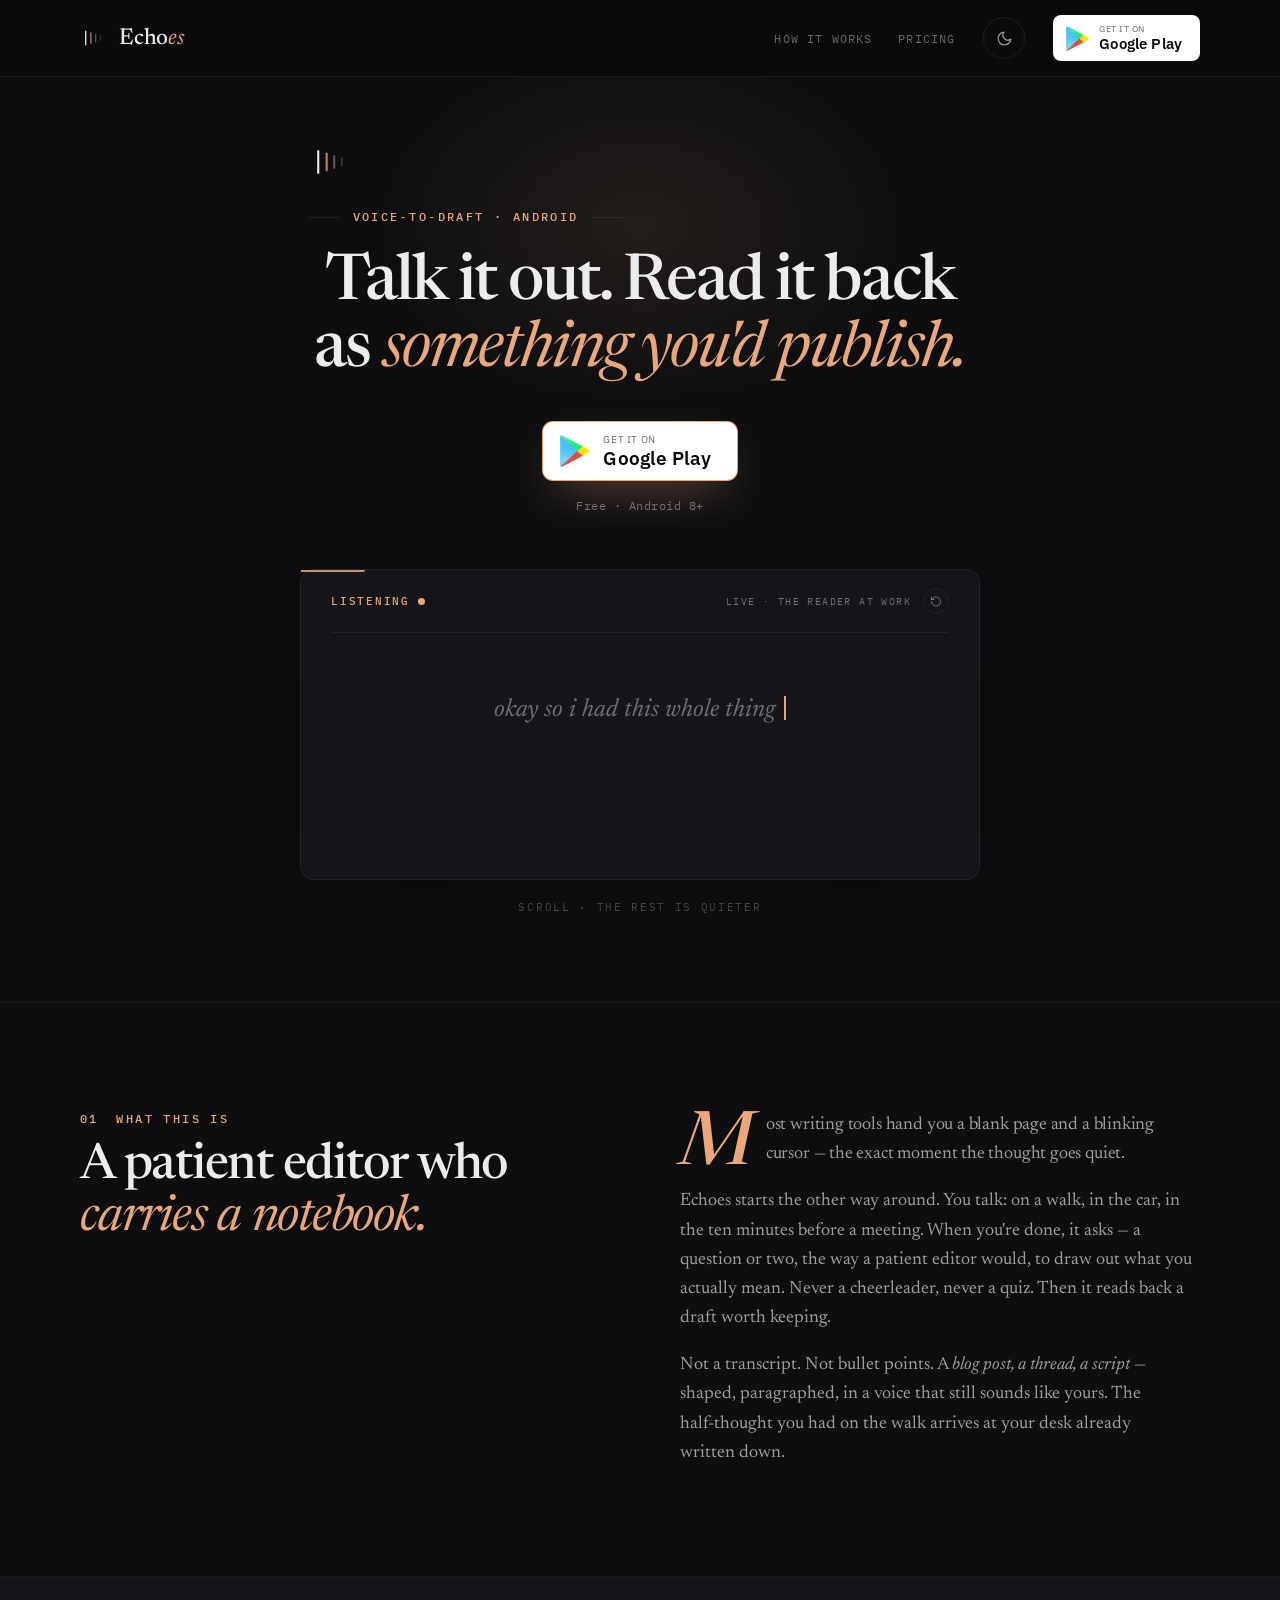
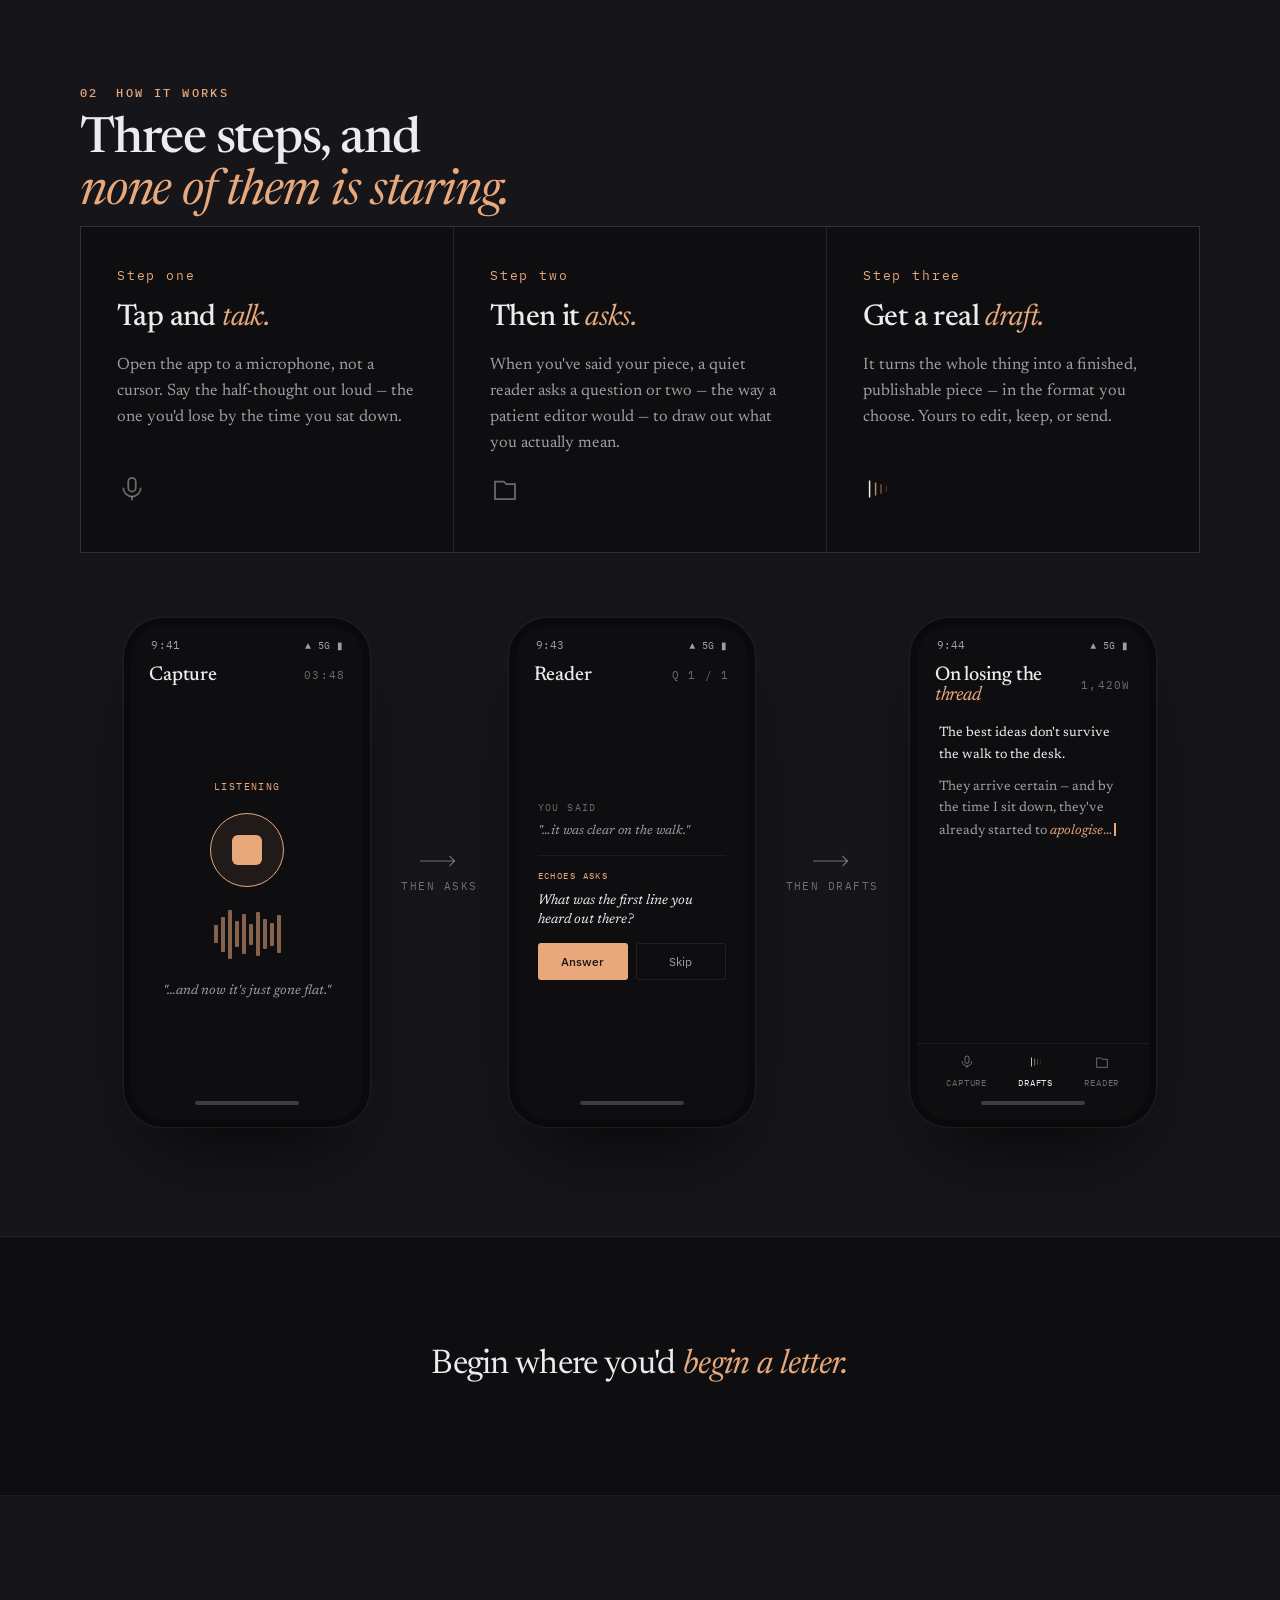
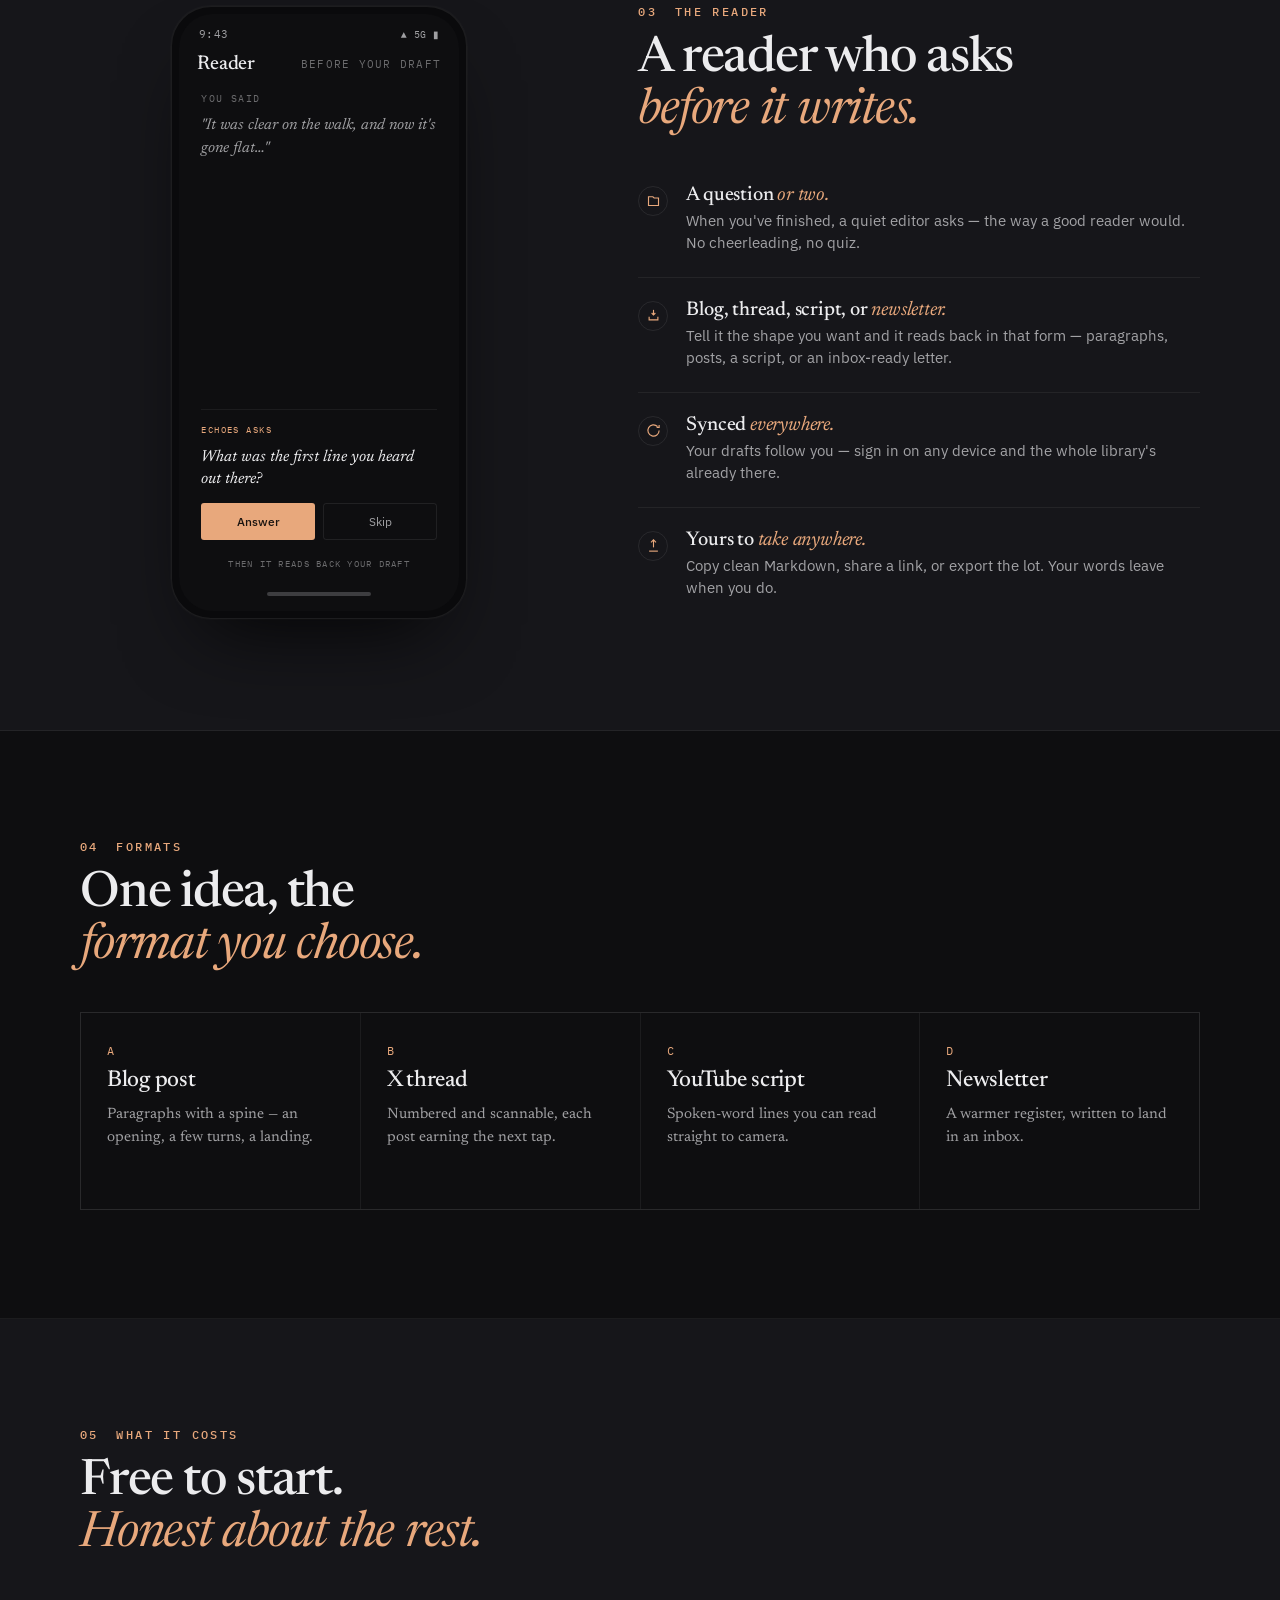
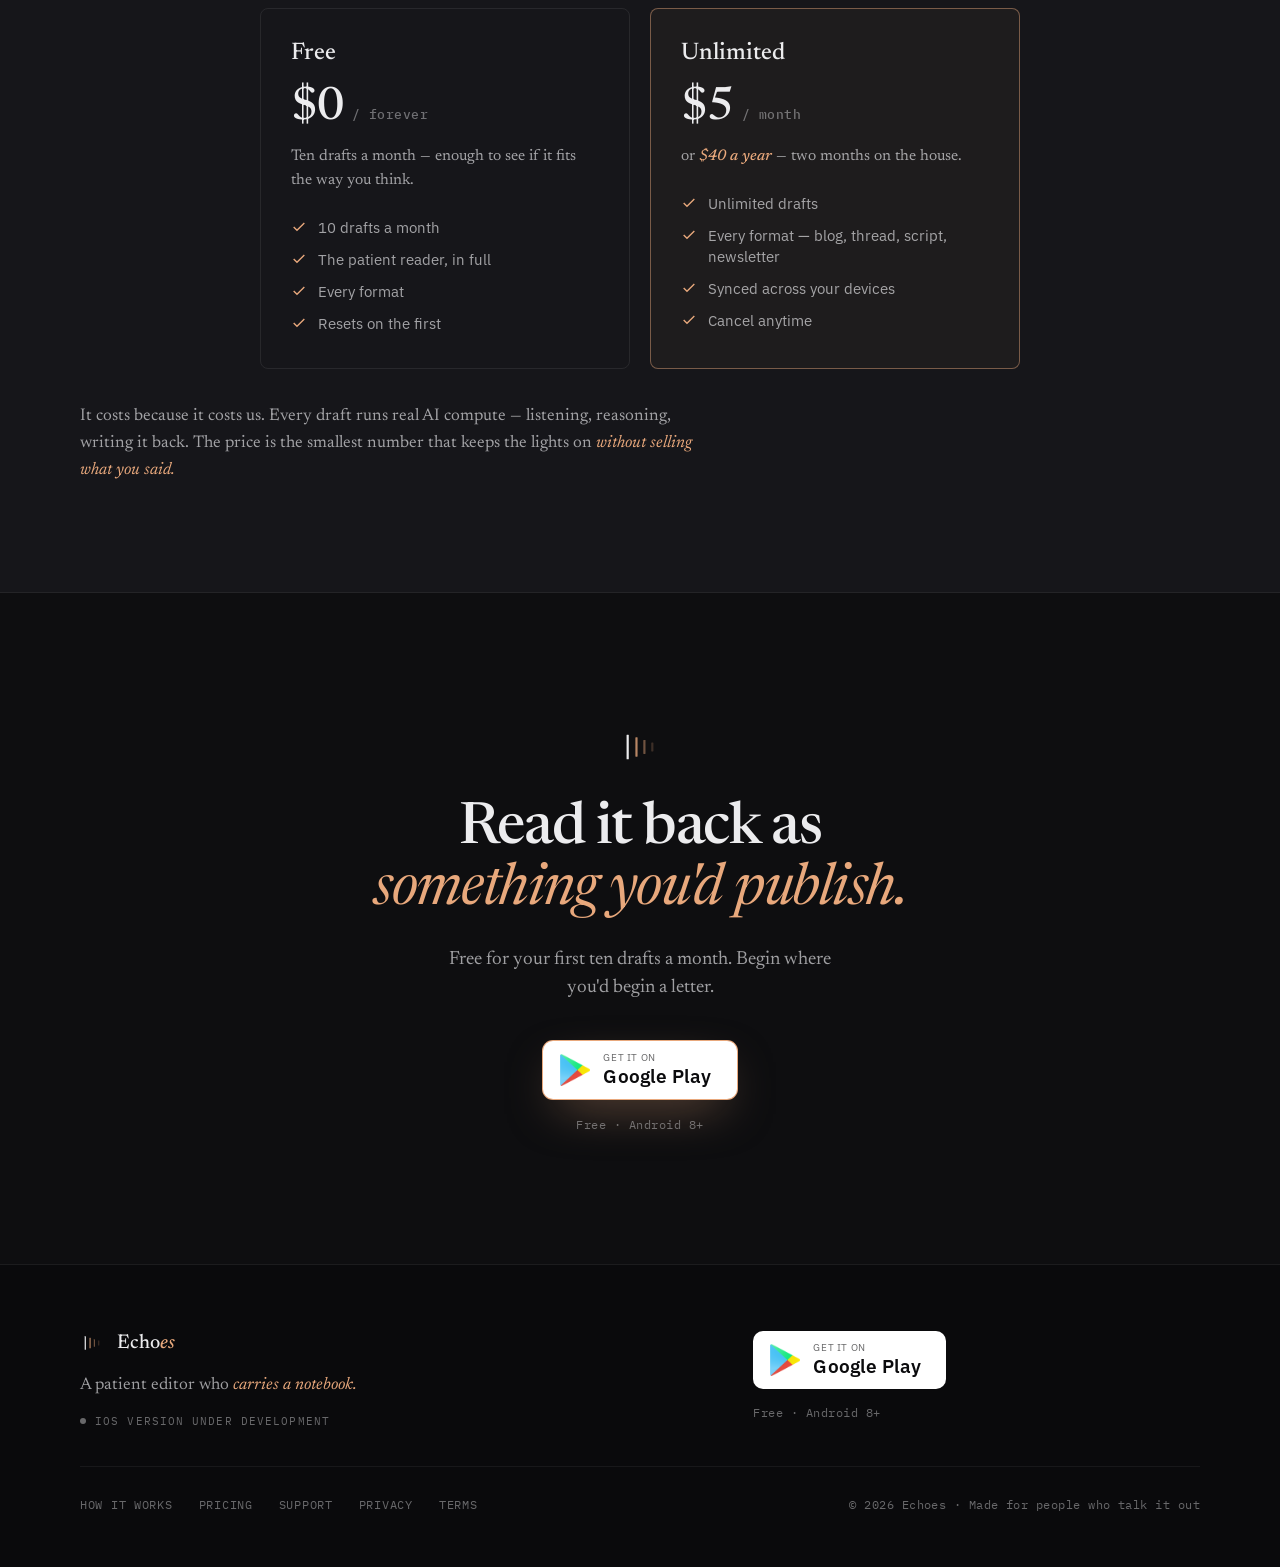
<file: index.html>
<!doctype html>
<html lang="en">
<head>
<meta charset="utf-8" />
<meta name="viewport" content="width=device-width, initial-scale=1" />
<title>Echoes — Talk it out. Read it back as something you'd publish.</title>
<meta name="description" content="Echoes is a voice-to-draft writing app for Android. Talk it out; a patient reader asks one good question; read it back as a draft worth keeping. Free on Google Play." />
<link rel="icon" href="/favicon.svg" type="image/svg+xml">
<meta property="og:title" content="Echoes — Talk it out. Read it back as something you'd publish.">
<meta property="og:description" content="A voice-to-draft app for Android. Talk it out; a patient reader asks a question; read it back as a draft worth keeping.">
<meta property="og:type" content="website">
<meta property="og:url" content="https://tryechoes.app/">
<meta property="og:image" content="https://tryechoes.app/og-image.png">
<meta property="og:image:width" content="1200">
<meta property="og:image:height" content="630">
<meta property="og:image:alt" content="Echoes — Talk it out. Read it back as something you'd publish.">
<meta property="og:site_name" content="Echoes">
<meta name="twitter:card" content="summary_large_image">
<meta name="twitter:title" content="Echoes — Talk it out. Read it back as something you'd publish.">
<meta name="twitter:description" content="Talk it out; a patient reader asks a question; read it back as a draft worth keeping. Android.">
<meta name="twitter:image" content="https://tryechoes.app/og-image.png">
<link rel="preconnect" href="https://fonts.googleapis.com">
<link rel="preconnect" href="https://fonts.gstatic.com" crossorigin>
<link href="https://fonts.googleapis.com/css2?family=Newsreader:ital,opsz,wght@0,6..72,400;0,6..72,500;1,6..72,400;1,6..72,500&family=IBM+Plex+Sans:wght@400;500;600&family=IBM+Plex+Mono:wght@400;500&display=swap" rel="stylesheet">
<style>
  :root{
    --bg:#0E0E10;
    --bg-raised:#16161A;
    --bg-deep:#0A0A0C;
    --paper:#ECECEE;
    --paper-2:rgba(236,236,238,0.66);
    --paper-3:rgba(236,236,238,0.42);
    --brass:#E8A87C;
    --brass-deep:#C4A37A;
    --on-brass:#1A1410;
    --hairline:rgba(255,255,255,0.06);
    --divider:rgba(255,255,255,0.08);
    --success:#8FB079;
    --type-scale:1;
    --mark-lead:#ECECEE;
    --cta-bg:#FFFFFF;
    --cta-fg:#0B0B0D;
    --glow:rgba(232,168,124,.10);
    --mono:ui-monospace,'IBM Plex Mono',SFMono-Regular,Menlo,monospace;
    --serif:'Newsreader',Georgia,serif;
    --sans:'IBM Plex Sans',-apple-system,BlinkMacSystemFont,system-ui,sans-serif;
    --maxw:1200px;
    --margin:120px;
  }
  [data-theme="light"]{
    --bg:#EFEDE7;
    --bg-raised:#FBFAF6;
    --bg-deep:#E7E4DC;
    --paper:#1A1714;
    --paper-2:rgba(26,23,20,0.64);
    --paper-3:rgba(26,23,20,0.42);
    --brass:#B0662A;
    --brass-deep:#9C7A4A;
    --on-brass:#FFFFFF;
    --hairline:rgba(26,23,20,0.09);
    --divider:rgba(26,23,20,0.13);
    --mark-lead:#1A1714;
    --cta-bg:#0B0B0D;
    --cta-fg:#FFFFFF;
    --glow:rgba(176,102,42,.12);
  }
  [data-accent="clay"]{--brass:#C25A42;--brass-deep:#C25A42;--glow:rgba(194,90,66,.12)}
  [data-accent="sage"]{--brass:#7E9166;--brass-deep:#7E9166;--glow:rgba(126,145,102,.12)}
  [data-theme="light"][data-accent="clay"]{--brass:#B24A33}
  [data-theme="light"][data-accent="sage"]{--brass:#5E7348}
  *{box-sizing:border-box}
  html{scroll-behavior:smooth}
  body{
    margin:0;background:var(--bg);color:var(--paper);
    font-family:var(--sans);font-weight:400;
    -webkit-font-smoothing:antialiased;text-rendering:optimizeLegibility;
    overflow-x:hidden;
    transition:background .4s ease,color .4s ease;
  }
  ::selection{background:rgba(232,168,124,.22);color:var(--paper)}
  a{color:inherit;text-decoration:none}

  .wrap{max-width:var(--maxw);margin:0 auto;padding:0 40px}

  /* ── type helpers ── */
  .eyebrow{font-family:var(--mono);font-size:12px;font-weight:500;letter-spacing:.2em;text-transform:uppercase;color:var(--brass)}
  .mono{font-family:var(--mono);letter-spacing:.04em}
  .serif{font-family:var(--serif)}
  em.b,.bi{font-style:italic;color:var(--brass);font-weight:400}
  h1,h2,h3{margin:0;font-family:var(--serif);font-weight:500;letter-spacing:-.02em;text-wrap:balance}
  p{margin:0;text-wrap:pretty}

  /* ── buttons ── */
  .btn{display:inline-flex;align-items:center;justify-content:center;gap:10px;font-family:var(--sans);font-weight:500;font-size:15px;line-height:1;padding:0 22px;height:52px;border-radius:3px;border:1px solid transparent;letter-spacing:-.01em;cursor:pointer;white-space:nowrap;transition:transform .18s ease,background .18s ease,border-color .18s ease,opacity .18s ease}
  .btn-primary{background:var(--brass);color:var(--on-brass)}
  .btn-primary:hover{background:#F0B68F;transform:translateY(-1px)}
  .btn-secondary{background:transparent;color:var(--paper);border-color:var(--divider)}
  .btn-secondary:hover{border-color:rgba(255,255,255,.22);background:rgba(255,255,255,.02)}
  .btn-ghost{background:transparent;color:var(--paper-2);padding:0;height:auto}
  .btn-ghost:hover{color:var(--paper)}
  .btn svg{display:block}

  /* ── chip ── */
  .chip{display:inline-flex;align-items:center;gap:8px;font-family:var(--mono);font-size:11px;font-weight:500;letter-spacing:.14em;text-transform:uppercase;padding:7px 13px;border-radius:99px;border:1px solid var(--divider);color:var(--paper-2);white-space:nowrap}
  .chip .dot{width:6px;height:6px;border-radius:50%;background:var(--brass)}
  .chip.live .dot{box-shadow:0 0 0 0 rgba(232,168,124,.5)}

  /* ── Google Play badge (real logo, theme-aware so it always stands out) ── */
  .gplay{display:inline-flex;align-items:center;gap:13px;height:58px;padding:0 24px 0 16px;border-radius:10px;cursor:pointer;text-decoration:none;background:var(--cta-bg);color:var(--cta-fg);border:1px solid transparent;transition:transform .18s ease,box-shadow .22s ease,filter .18s ease}
  .gplay .gi{width:30px;height:33px;flex:0 0 auto;display:block;object-fit:contain}
  .gplay .tx{display:flex;flex-direction:column;line-height:1;text-align:left}
  .gplay .tx .o{font-family:var(--sans);font-size:10px;letter-spacing:.06em;opacity:.62;margin-bottom:4px}
  .gplay .tx .n{font-family:var(--sans);font-size:19px;font-weight:600;letter-spacing:.01em}
  .gplay:hover{transform:translateY(-1px);filter:brightness(1.04)}
  /* emphasis: hero + finale primary CTA — brass glow makes it pop */
  .gplay-cta{box-shadow:0 0 0 1px var(--brass),0 18px 50px -16px rgba(232,168,124,.55)}
  .gplay-cta:hover{box-shadow:0 0 0 1px var(--brass),0 22px 60px -16px rgba(232,168,124,.7)}
  .gplay-sm{height:46px;padding:0 17px 0 12px;gap:10px;border-radius:8px}
  .gplay-sm .gi{width:23px;height:25px}
  .gplay-sm .tx .o{font-size:8.5px;margin-bottom:3px}
  .gplay-sm .tx .n{font-size:15px}

  /* ── star rating ── */
  .rating{display:inline-flex;align-items:center;gap:11px;font-family:var(--mono);font-size:12px;letter-spacing:.04em;color:var(--paper-3);white-space:nowrap}
  .rating .stars{color:var(--brass);letter-spacing:.12em;font-size:13px}
  .rating b{color:var(--paper-2);font-weight:500}

  /* ── mark / pulse ── */
  .mark{display:block}
  .lead{fill:var(--mark-lead)}
  .mark rect:not(.lead){fill:var(--brass)}
  @media (prefers-reduced-motion:no-preference){
    body.pulse .lead{animation:leadblink 1.05s steps(1,end) infinite}
  }
  header.nav .lead{animation:none}
  @keyframes leadblink{0%,52%{opacity:1}60%,100%{opacity:.28}}

  /* ── NAV ── */
  header.nav{position:sticky;top:0;z-index:40;background:rgba(10,10,12,.72);backdrop-filter:saturate(140%) blur(14px);border-bottom:1px solid var(--hairline)}
  [data-theme="light"] header.nav{background:rgba(247,245,240,.82)}
  .nav-in{display:flex;align-items:center;justify-content:space-between;height:76px}
  .brand{display:flex;align-items:center;gap:13px}
  .brand .wordmark{font-family:var(--serif);font-size:23px;font-weight:500;letter-spacing:-.01em}
  .brand .wordmark .d{font-style:italic;color:var(--brass);font-weight:400}
  .nav-right{display:flex;align-items:center;gap:28px}
  .nav-links{display:flex;gap:26px;font-family:var(--mono);font-size:11.5px;letter-spacing:.1em;text-transform:uppercase;color:var(--paper-3)}
  .nav-links a:hover{color:var(--paper)}
  @media(max-width:640px){.nav-links{display:none}}
  .theme-toggle{display:inline-flex;align-items:center;justify-content:center;width:42px;height:42px;border-radius:50%;border:1px solid var(--divider);background:transparent;color:var(--paper-2);cursor:pointer;transition:border-color .18s ease,color .18s ease,background .18s ease}
  .theme-toggle:hover{border-color:rgba(255,255,255,.22);color:var(--paper)}
  [data-theme="light"] .theme-toggle:hover{border-color:rgba(26,23,20,.22)}
  .theme-toggle .ic-sun{display:none}
  [data-theme="light"] .theme-toggle .ic-moon{display:none}
  [data-theme="light"] .theme-toggle .ic-sun{display:block}

  /* ── HERO shared ── */
  .hero{position:relative;border-bottom:1px solid var(--hairline)}
  .hero-eyebrow{display:flex;align-items:center;gap:14px;margin-bottom:30px}
  .hero-eyebrow .rule{height:1px;width:46px;background:var(--divider)}
  h1.hero-h{font-size:calc(72px*var(--type-scale));line-height:1.02;letter-spacing:-.03em}
  .hero-lead{font-family:var(--serif);font-size:21px;line-height:1.55;color:var(--paper-2);max-width:42ch}
  .hero-lead .bi{color:var(--brass-deep)}
  .hero-cta{display:flex;align-items:center;gap:24px;flex-wrap:wrap}
  .hero-meta{font-family:var(--mono);font-size:12.5px;letter-spacing:.06em;color:var(--paper-3)}
  .hero-meta b{color:var(--paper-2);font-weight:500}

  /* hero: LIVING DRAFT — the only hero */
  .hero-living{display:block}

  /* ── HERO (CTA above, animated demo below) ── */
  .hero{position:relative;overflow:hidden}
  .hero::before{content:'';position:absolute;left:50%;top:-12%;width:760px;height:520px;transform:translateX(-50%);background:radial-gradient(50% 50% at 50% 50%,var(--glow),transparent 70%);pointer-events:none;z-index:0}
  .hero2{position:relative;z-index:1;display:flex;flex-direction:column;align-items:center;text-align:center;padding:64px 0 88px;min-height:calc(100vh - 76px);justify-content:center;gap:0}
  .hero-mark{margin-bottom:26px}
  .hero-kicker{display:flex;align-items:center;gap:14px;margin-bottom:26px}
  .hero-kicker .rule{height:1px;width:30px;background:var(--divider)}
  .hero-h1{font-size:calc(64px*var(--type-scale));line-height:1.04;letter-spacing:-.03em;max-width:17ch;margin:0}
  .hero-h1 .b{font-style:italic;color:var(--brass);font-weight:400}
  .hero-cta2{display:flex;flex-direction:column;align-items:center;gap:18px;margin-top:38px}

  /* live demo card */
  .hero-demo{display:flex;flex-direction:column;align-items:center;gap:20px;margin-top:56px;width:100%}
  .demo-card{position:relative;width:100%;max-width:680px;background:var(--bg-raised);border:1px solid var(--hairline);border-radius:14px;padding:18px 30px 30px;box-shadow:0 30px 70px -44px rgba(0,0,0,.8)}
  .demo-card::before{content:'';position:absolute;left:0;top:0;height:2px;width:64px;background:var(--brass);border-radius:0 0 2px 0;opacity:.85}
  .demo-head{display:flex;align-items:center;justify-content:space-between;gap:16px;padding-bottom:18px;border-bottom:1px solid var(--hairline);margin-bottom:6px}
  .demo-dot{font-family:var(--mono);font-size:11px;font-weight:500;letter-spacing:.16em;text-transform:uppercase;color:var(--brass);display:inline-flex;align-items:center;transition:opacity .5s ease}
  .demo-dot .cur{display:inline-block;width:7px;height:7px;border-radius:50%;background:var(--brass);margin-left:8px;animation:dotpulse 1.05s steps(1,end) infinite}
  .demo-tag{font-family:var(--mono);font-size:10px;letter-spacing:.14em;text-transform:uppercase;color:var(--paper-3)}
  .demo-meta{display:flex;align-items:center;gap:12px}
  .demo-replay{display:inline-flex;align-items:center;justify-content:center;width:26px;height:26px;border-radius:50%;border:1px solid var(--hairline);background:transparent;color:var(--paper-3);cursor:pointer;transition:color .18s ease,border-color .18s ease,transform .3s ease;flex:0 0 auto}
  .demo-replay:hover{color:var(--brass);border-color:var(--divider);transform:rotate(-150deg)}
  .demo-replay svg{display:block}
  @keyframes dotpulse{0%,52%{opacity:1}60%,100%{opacity:.25}}
  .living-textwrap{position:relative;width:100%;min-height:210px;display:flex;flex-direction:column;align-items:center;justify-content:center}
  .living-raw{font-family:var(--serif);font-style:italic;font-size:25px;line-height:1.5;color:var(--paper-3);max-width:34ch;transition:opacity .6s ease,filter .6s ease}
  .living-raw.gone{opacity:0;filter:blur(6px)}
  .living-raw .tc{display:inline-block;width:2px;height:.95em;background:var(--brass);transform:translateY(4px);margin-left:3px;animation:dotpulse 1.05s steps(1,end) infinite}
  .living-probe{display:flex;flex-direction:column;align-items:center;gap:8px;margin-top:20px;max-width:34ch;opacity:0;transform:translateY(8px);transition:opacity .5s ease,transform .5s ease}
  .living-probe.show{opacity:1;transform:none}
  .living-probe.gone{opacity:0;filter:blur(6px);transition:opacity .5s ease,filter .5s ease}
  .living-probe .pl{font-family:var(--mono);font-size:10px;letter-spacing:.16em;text-transform:uppercase;color:var(--brass)}
  .living-probe .pq{font-family:var(--serif);font-style:italic;font-size:18.5px;line-height:1.4;color:var(--paper-2)}
  .living-draft{position:absolute;inset:0;display:flex;flex-direction:column;align-items:center;justify-content:center;gap:12px;pointer-events:none}
  .living-draft p{font-family:var(--serif);font-size:26px;line-height:1.32;letter-spacing:-.01em;color:var(--paper);max-width:32ch;margin:0;opacity:0;transform:translateY(10px);transition:opacity .7s ease,transform .7s ease}
  .living-draft p em{font-style:italic;color:var(--brass);font-weight:400}
  .living-draft.show p{opacity:1;transform:none}
  .living-draft.show p:nth-child(2){transition-delay:.55s}
  .living-scrollhint{font-family:var(--mono);font-size:10.5px;letter-spacing:.16em;text-transform:uppercase;color:var(--paper-3);opacity:.6}

  /* ── HERO VARIANTS (toggle via Tweaks) ── */
  /* Waveform — voice-first identity */
  .hero-wave{display:none}
  [data-herostyle="wave"] .hero2{display:none}
  [data-herostyle="wave"] .hero-wave{display:flex}
  .hero-wave{position:relative;z-index:1;flex-direction:column;align-items:center;text-align:center;min-height:calc(100vh - 76px);justify-content:center;padding:64px 0 88px;gap:0}
  .wave-band{margin:42px auto 0;display:flex;align-items:center;justify-content:center;gap:4px;height:104px;width:100%;max-width:600px}
  .wave-band .wb{width:4px;border-radius:2px;background:var(--brass);opacity:.5;transform-origin:center;transform:scaleY(.4)}
  @media (prefers-reduced-motion:no-preference){.wave-band .wb{animation:wbpulse 1.7s ease-in-out infinite}}
  @keyframes wbpulse{0%,100%{transform:scaleY(.32)}50%{transform:scaleY(1)}}
  .wave-cap{margin-top:34px;font-family:var(--serif);font-style:italic;font-size:21px;line-height:1.5;color:var(--paper-2);max-width:30ch}
  .wave-cap em{color:var(--brass);font-style:italic}

  @media (max-width:980px){
    .hero-wave{min-height:auto;padding:48px 0 64px}
  }

  /* ── Tweaks panel (review tool — toggle from toolbar) ── */
  #tw{position:fixed;right:20px;bottom:20px;z-index:9999;width:250px;background:rgba(16,16,18,.95);backdrop-filter:blur(16px) saturate(140%);border:1px solid rgba(255,255,255,.12);border-radius:11px;box-shadow:0 24px 60px -20px rgba(0,0,0,.8);font-family:'IBM Plex Sans',sans-serif;color:#ECECEE;display:none;overflow:hidden}
  #tw.on{display:block}
  #tw .twh{display:flex;align-items:center;justify-content:space-between;padding:13px 15px;border-bottom:1px solid rgba(255,255,255,.08);cursor:grab}
  #tw .twh .t{font-family:ui-monospace,monospace;font-size:11px;letter-spacing:.18em;text-transform:uppercase;color:#E8A87C}
  #tw .twh button{background:none;border:none;color:rgba(236,236,238,.5);cursor:pointer;font-size:16px;line-height:1;padding:2px 4px}
  #tw .twb{padding:15px;display:flex;flex-direction:column;gap:17px}
  #tw .grp .l{font-family:ui-monospace,monospace;font-size:10px;letter-spacing:.12em;text-transform:uppercase;color:rgba(236,236,238,.5);margin-bottom:9px;display:block}
  #tw .seg{display:flex;gap:6px;flex-wrap:wrap}
  #tw .seg button{flex:1;min-width:0;background:rgba(255,255,255,.04);border:1px solid rgba(255,255,255,.1);color:rgba(236,236,238,.7);font-size:11.5px;font-family:inherit;padding:8px 4px;border-radius:5px;cursor:pointer;transition:.15s;white-space:nowrap}
  #tw .seg button.sel{background:#E8A87C;border-color:#E8A87C;color:#1A1410;font-weight:500}
  #tw .sw-row{display:flex;gap:8px}
  #tw .sw-row .s{width:30px;height:30px;border-radius:50%;border:2px solid transparent;cursor:pointer;outline:1px solid rgba(255,255,255,.14);outline-offset:-1px}
  #tw .sw-row .s.sel{border-color:#ECECEE}
  #tw .twbtn{width:100%;background:rgba(255,255,255,.05);border:1px solid rgba(255,255,255,.12);color:#ECECEE;font-family:inherit;font-size:12.5px;padding:9px;border-radius:6px;cursor:pointer}
  #tw .twbtn:hover{background:rgba(255,255,255,.09)}

  /* ── PHONE ── */
  .phone{width:296px;flex:0 0 auto;background:var(--bg-deep);border:1px solid var(--divider);border-radius:40px;padding:7px;box-shadow:0 40px 80px -34px rgba(0,0,0,.85),0 0 0 1px rgba(255,255,255,.02)}
  .phone.sm{width:248px}
  .screen{background:var(--bg);border-radius:34px;overflow:hidden;display:flex;flex-direction:column;aspect-ratio:9/19.2;position:relative}
  .pstatus{display:flex;align-items:center;justify-content:space-between;padding:13px 20px 7px;font-family:var(--mono);font-size:11px;color:var(--paper-2);letter-spacing:.02em}
  .pstatus .ic{display:flex;align-items:center;gap:6px}
  .pbar{display:flex;align-items:center;gap:12px;padding:6px 18px 12px}
  .pbar .ptitle{font-family:var(--serif);font-size:20px;font-weight:500;letter-spacing:-.01em}
  .pbar .ptitle .b{font-style:italic;color:var(--brass);font-weight:400}
  .pbar .right{margin-left:auto;font-family:var(--mono);font-size:10.5px;letter-spacing:.12em;text-transform:uppercase;color:var(--paper-3)}
  .pbody{flex:1;display:flex;flex-direction:column;padding:6px 22px 14px;min-height:0}
  .pnav{height:22px;display:flex;align-items:center;justify-content:center;flex:0 0 auto;margin-bottom:6px}
  .pnav::after{content:'';width:104px;height:4px;border-radius:99px;background:var(--paper-3);opacity:.5}
  .plbl{font-family:var(--mono);font-size:10px;letter-spacing:.14em;text-transform:uppercase;color:var(--paper-3)}
  /* capture screen bits */
  .rec{width:104px;height:104px;border-radius:50%;border:1.5px solid var(--brass);background:rgba(232,168,124,.08);display:flex;align-items:center;justify-content:center;position:relative}
  .rec::after{content:'';width:30px;height:30px;border-radius:6px;background:var(--brass)}
  .wave{display:flex;align-items:center;justify-content:center;gap:3px;height:54px;width:100%}
  .wave .b{flex:1;max-width:4px;min-width:2px;background:var(--brass);opacity:.55;border-radius:1px;transform-origin:center}
  @media (prefers-reduced-motion:no-preference){.wave.live .b{animation:wv 1.25s ease-in-out infinite}}
  @keyframes wv{0%,100%{transform:scaleY(.28)}50%{transform:scaleY(1)}}
  .ptab{display:flex;justify-content:space-around;align-items:center;padding:10px 14px 4px;border-top:1px solid var(--hairline)}
  .ptab .t{display:flex;flex-direction:column;align-items:center;gap:5px;font-family:var(--mono);font-size:8.5px;letter-spacing:.1em;text-transform:uppercase;color:var(--paper-3)}
  .ptab .t.on{color:var(--paper)}
  .draftrow{font-family:var(--serif);line-height:1.6;color:var(--paper)}
  .draftrow em{font-style:italic;color:var(--brass)}

  /* ── section scaffolding ── */
  section.band{border-bottom:1px solid var(--hairline);padding:108px 0}
  section.band.raised{background:var(--bg-raised)}
  .sec-head{display:grid;grid-template-columns:auto 1fr;gap:18px;align-items:baseline;margin-bottom:14px}
  .sec-num{font-family:var(--mono);font-size:12px;font-weight:500;letter-spacing:.18em;color:var(--brass)}
  h2.sec-h{font-size:calc(50px*var(--type-scale));line-height:1.04;letter-spacing:-.025em;max-width:20ch}
  h2.sec-h em{font-style:italic;color:var(--brass);font-weight:400}

  /* WHAT THIS IS */
  .what{display:grid;grid-template-columns:1fr 1fr;gap:80px;align-items:start}
  .what .lede{font-family:var(--serif);font-size:24px;line-height:1.5;letter-spacing:-.01em}
  .what .lede em{font-style:italic;color:var(--brass)}
  .what .body p{font-family:var(--serif);font-size:18px;line-height:1.62;color:var(--paper-2);margin:0 0 18px}
  .what .body p:last-child{margin-bottom:0}
  .dropcap::first-letter{font-family:var(--serif);font-style:italic;color:var(--brass);font-weight:500;float:left;font-size:74px;line-height:.78;padding:8px 12px 0 0}

  /* HOW IT WORKS */
  .steps{display:grid;grid-template-columns:repeat(3,1fr);gap:1px;background:var(--hairline);border:1px solid var(--hairline);margin-top:8px}
  .step{background:var(--bg);padding:40px 36px 44px;display:flex;flex-direction:column;gap:18px;min-height:280px}
  .step .n{font-family:var(--mono);font-size:13px;letter-spacing:.14em;color:var(--brass)}
  .step h3{font-size:30px;line-height:1.08}
  .step h3 em{font-style:italic;color:var(--brass);font-weight:400}
  .step p{font-family:var(--serif);font-size:16.5px;line-height:1.58;color:var(--paper-2)}
  .step .gl{margin-top:auto;color:var(--paper-3)}

  /* SURFACE / sequence */
  .surface{display:grid;grid-template-columns:1fr auto auto auto 1fr;align-items:center;gap:0;margin-top:56px}
  .seq{display:flex;align-items:center;justify-content:center;gap:48px}
  .seq .arrow{display:flex;flex-direction:column;align-items:center;gap:10px;color:var(--paper-3)}
  .seq .arrow .lbl{font-family:var(--mono);font-size:10.5px;letter-spacing:.14em;text-transform:uppercase}
  .pullquote{margin:0 auto;max-width:24ch;text-align:center;font-family:var(--serif);font-size:34px;line-height:1.22;letter-spacing:-.02em;color:var(--paper)}
  .pullquote em{font-style:italic;color:var(--brass);font-weight:400}

  /* INSTALL */
  .install-grid{display:grid;grid-template-columns:.85fr 1.15fr;gap:64px;align-items:start}
  .trust{display:flex;flex-direction:column;gap:18px}
  .trust .row{display:flex;gap:14px;align-items:flex-start}
  .trust .row .ti{width:30px;height:30px;flex:0 0 30px;border-radius:50%;border:1px solid var(--divider);display:flex;align-items:center;justify-content:center;color:var(--brass);margin-top:1px}
  .trust .row .tx{font-size:15px;line-height:1.5;color:var(--paper-2)}
  .trust .row .tx b{color:var(--paper);font-weight:500;font-family:var(--sans)}
  .card-install{background:var(--bg-deep);border:1px solid var(--divider);border-radius:8px;overflow:hidden;box-shadow:0 30px 70px -40px rgba(0,0,0,.8)}
  .card-install .ch{display:flex;align-items:center;justify-content:space-between;gap:16px;padding:20px 26px;border-bottom:1px solid var(--hairline);background:linear-gradient(180deg,rgba(255,255,255,.02),transparent)}
  .card-install .ch .lhs{display:flex;align-items:center;gap:12px}
  .card-install .ch .fn{font-family:var(--mono);font-size:13px;color:var(--paper);letter-spacing:.02em}
  .card-install .ch .verified{display:flex;align-items:center;gap:6px;font-family:var(--mono);font-size:10.5px;letter-spacing:.1em;text-transform:uppercase;color:var(--success)}
  .istep{display:grid;grid-template-columns:auto 1fr;gap:18px;padding:22px 26px;border-bottom:1px solid var(--hairline)}
  .istep:last-of-type{border-bottom:none}
  .istep .num{width:26px;height:26px;border-radius:50%;border:1px solid var(--divider);display:flex;align-items:center;justify-content:center;font-family:var(--mono);font-size:12px;color:var(--brass)}
  .istep .it{font-family:var(--sans);font-size:15.5px;font-weight:500;color:var(--paper);margin:2px 0 5px}
  .istep .ib{font-family:var(--serif);font-size:15px;line-height:1.55;color:var(--paper-2)}
  .istep .ib code{font-family:var(--mono);font-size:12.5px;color:var(--brass);background:rgba(232,168,124,.08);padding:2px 6px;border-radius:3px}
  .card-install .cf{padding:18px 26px;display:flex;align-items:center;gap:12px;font-family:var(--mono);font-size:11.5px;color:var(--paper-3);letter-spacing:.04em;background:rgba(255,255,255,.015)}

  /* PRICING */
  .tiers{display:grid;grid-template-columns:repeat(2,1fr);gap:20px;margin-top:8px;max-width:760px;margin-left:auto;margin-right:auto}
  .tier{border:1px solid var(--divider);border-radius:8px;padding:32px 30px 34px;display:flex;flex-direction:column;gap:6px;min-height:300px}
  .tier.feature{border-color:rgba(232,168,124,.45);background:rgba(232,168,124,.04)}
  .tier .tname{font-family:var(--serif);font-size:24px;font-weight:500}
  .tier .tname em{font-style:italic;color:var(--brass);font-weight:400}
  .tier .price{font-family:var(--serif);font-size:46px;font-weight:500;letter-spacing:-.02em;margin:14px 0 2px}
  .tier .price .per{font-family:var(--mono);font-size:13px;color:var(--paper-3);letter-spacing:.04em}
  .tier .tdesc{font-family:var(--serif);font-size:15.5px;line-height:1.55;color:var(--paper-2);margin-top:6px}
  .tier .tlist{list-style:none;padding:0;margin:18px 0 0;display:flex;flex-direction:column;gap:11px}
  .tier .tlist li{display:flex;gap:11px;align-items:flex-start;font-size:14.5px;line-height:1.45;color:var(--paper-2)}
  .tier .tlist li svg{flex:0 0 16px;margin-top:2px;color:var(--brass)}
  .why-cost{margin-top:34px;font-family:var(--serif);font-size:17px;line-height:1.6;color:var(--paper-2);max-width:62ch}
  .why-cost em{font-style:italic;color:var(--brass)}

  /* READER SPOTLIGHT */
  .reader{display:grid;grid-template-columns:.92fr 1.08fr;gap:80px;align-items:center}
  .reader .feats{margin-top:26px}
  .feat{display:grid;grid-template-columns:auto 1fr;gap:18px;padding:22px 0;border-bottom:1px solid var(--hairline)}
  .feat:last-child{border-bottom:none}
  .feat .fi{width:30px;height:30px;flex:0 0 30px;border-radius:50%;border:1px solid var(--divider);display:flex;align-items:center;justify-content:center;color:var(--brass);margin-top:1px}
  .feat .ft{font-family:var(--serif);font-size:20px;font-weight:500;letter-spacing:-.01em;margin-bottom:5px}
  .feat .ft em{font-style:italic;color:var(--brass);font-weight:400}
  .feat .fd{font-size:14.5px;line-height:1.55;color:var(--paper-2)}
  .reader .stage{display:flex;justify-content:center}
  /* reader probe card inside phone */
  .rcard{margin-top:auto;border-top:1px solid var(--hairline);padding-top:14px;display:flex;flex-direction:column;gap:11px}
  .rcard .ql{font-family:var(--mono);font-size:9px;letter-spacing:.16em;text-transform:uppercase;color:var(--brass)}
  .rcard .q{font-family:var(--serif);font-style:italic;font-size:16px;line-height:1.38;color:var(--paper)}
  .rcard .acts{display:flex;gap:8px;margin-top:2px}
  .rcard .acts .mini{flex:1;text-align:center;font-family:var(--sans);font-size:12px;padding:10px;border-radius:3px;border:1px solid var(--divider);color:var(--paper-2)}
  .rcard .acts .mini.pri{background:var(--brass);color:var(--on-brass);border-color:transparent;font-weight:500}

  /* FORMATS */
  .formats{display:grid;grid-template-columns:repeat(4,1fr);gap:1px;background:var(--hairline);border:1px solid var(--hairline);margin-top:8px}
  .fmt{background:var(--bg);padding:30px 26px 34px;display:flex;flex-direction:column;gap:11px;min-height:196px}
  .fmt .fmt-k{font-family:var(--mono);font-size:12px;letter-spacing:.16em;color:var(--brass)}
  .fmt .fmt-n{font-family:var(--serif);font-size:23px;font-weight:500;letter-spacing:-.012em}
  .fmt .fmt-d{font-family:var(--serif);font-size:15px;line-height:1.55;color:var(--paper-2);margin:0}

  /* VOICES */
  .voices{display:grid;grid-template-columns:repeat(3,1fr);gap:1px;background:var(--hairline);border:1px solid var(--hairline);margin-top:8px}
  .voice{background:var(--bg);padding:38px 34px;display:flex;flex-direction:column;gap:20px;min-height:230px}
  .voice .q{font-family:var(--serif);font-size:19px;line-height:1.5;color:var(--paper);letter-spacing:-.005em}
  .voice .q em{font-style:italic;color:var(--brass);font-weight:400}
  .voice .by{margin-top:auto;font-family:var(--mono);font-size:10.5px;letter-spacing:.08em;color:var(--paper-3);text-transform:uppercase;line-height:1.6}
  .voice .by b{color:var(--paper-2);font-weight:500}

  /* FINALE */
  .finale{display:flex;flex-direction:column;align-items:center;text-align:center;gap:0;padding:24px 0}
  .finale .fmark{margin-bottom:30px}
  .finale h2{font-size:calc(58px*var(--type-scale));line-height:1.04;letter-spacing:-.025em;max-width:17ch;margin:0}
  .finale h2 em{font-style:italic;color:var(--brass);font-weight:400}
  .finale .fsub{font-family:var(--serif);font-size:19px;line-height:1.5;color:var(--paper-2);margin:26px 0 38px;max-width:40ch}
  .finale .fcta{display:flex;flex-direction:column;align-items:center;gap:18px}

  /* PRICING (unused beta classes left intact above) */

  /* BETA */
  .beta{display:grid;grid-template-columns:1fr 1fr;gap:72px;align-items:start}
  .beta .body p{font-family:var(--serif);font-size:18px;line-height:1.62;color:var(--paper-2);margin:0 0 18px}
  .beta-card{border:1px solid var(--divider);border-radius:8px;padding:28px 30px;background:var(--bg-raised)}
  .beta-card .bl{font-family:var(--mono);font-size:11px;letter-spacing:.14em;text-transform:uppercase;color:var(--brass);margin-bottom:14px}
  .beta-card ul{list-style:none;padding:0;margin:0 0 22px;display:flex;flex-direction:column;gap:18px}
  .beta-card ul li{display:flex;gap:14px;align-items:flex-start;font-family:var(--serif);font-size:15.5px;line-height:1.5;color:var(--paper-2)}
  .beta-card ul li .k{color:var(--paper-3);font-family:var(--mono);font-size:11px;letter-spacing:.06em;text-transform:uppercase;flex:0 0 60px;padding-top:4px}
  .beta-card ul li .v2{flex:1;min-width:0}
  .mailto{display:inline-flex;align-items:center;gap:10px;font-family:var(--mono);font-size:14px;letter-spacing:.02em;color:var(--brass);border-top:1px solid var(--hairline);padding-top:20px}

  /* FOOTER */
  footer.ft{padding:66px 0 56px;background:var(--bg-deep)}
  .ft-top{display:grid;grid-template-columns:1.4fr 1fr;gap:48px;align-items:start;padding-bottom:38px;border-bottom:1px solid var(--hairline)}
  .ft-brand{display:flex;align-items:center;gap:13px;margin-bottom:18px}
  .ft-brand .wordmark{font-family:var(--serif);font-size:20px;font-weight:500}
  .ft-tag{font-family:var(--serif);font-size:17px;line-height:1.5;color:var(--paper-2);max-width:34ch}
  .ft-tag em{font-style:italic;color:var(--brass)}
  .ft-soon{margin-top:16px;font-family:var(--mono);font-size:11px;letter-spacing:.1em;text-transform:uppercase;color:var(--paper-3);display:inline-flex;align-items:center;gap:9px}
  .ft-soon::before{content:'';width:6px;height:6px;border-radius:50%;background:var(--paper-3)}
  .ft-get{display:flex;flex-direction:column;align-items:flex-start;gap:16px}
  .ft-bottom{display:flex;align-items:center;justify-content:space-between;gap:20px;flex-wrap:wrap;padding-top:30px}
  .ft-links{display:flex;gap:26px;font-family:var(--mono);font-size:12px;letter-spacing:.06em;color:var(--paper-3);text-transform:uppercase}
  .ft-links a:hover{color:var(--paper-2)}
  .ft-copy{font-family:var(--mono);font-size:11.5px;letter-spacing:.04em;color:var(--paper-3)}

  @media (max-width:980px){
    .what,.install-grid,.beta,.reader,.ft-top{grid-template-columns:1fr;gap:40px}
    .steps,.tiers,.voices{grid-template-columns:1fr}
    .formats{grid-template-columns:1fr 1fr}
    .reader .stage{order:-1}
    .seq{flex-wrap:wrap;gap:28px}
    section.band{padding:72px 0}
    h2.sec-h{font-size:calc(38px*var(--type-scale))}
    .finale h2{font-size:calc(40px*var(--type-scale))}
  }
  @media (max-width:600px){
    .seq{flex-direction:column}
    .seq .arrow{transform:rotate(90deg)}
    .pullquote{font-size:26px}
    .ft-bottom{flex-direction:column;align-items:flex-start;gap:18px}
  }

  /* placeholder util for spacing while building */
  .building{padding:120px 0;text-align:center;color:var(--paper-3);font-family:var(--mono);font-size:12px;letter-spacing:.1em;text-transform:uppercase}

  /* ── responsive ── */
  @media (max-width:980px){
    :root{--margin:48px}
    .wrap{padding:0 48px}
    .hero2{min-height:auto;padding:48px 0 64px}
    .hero-h1{font-size:calc(46px*var(--type-scale))}
    .living-raw{font-size:22px}
    .living-draft p{font-size:23px}
    .demo-card{padding:16px 22px 26px}
  }
  @media (max-width:600px){
    :root{--margin:20px}
    .wrap{padding:0 20px}
    .nav-in{height:64px}
    .hero-h1{font-size:calc(34px*var(--type-scale));line-height:1.08}
    .living-raw{font-size:19px}
    .living-textwrap{min-height:158px}
    .living-draft p{font-size:21px}
    .demo-head{flex-wrap:wrap;gap:6px}
    .phone{width:262px}
    .hero-cta2 .gplay{width:auto}
  }
</style>
</head>
<body class="pulse" data-hero="living">

<!-- SVG DEFS -->
<svg width="0" height="0" style="position:absolute" aria-hidden="true"><defs>
  <symbol id="mark" viewBox="0 0 100 100">
    <g transform="translate(5.5 0)">
      <rect class="lead" x="14" y="22" width="5" height="56" rx="1" fill="var(--mark-lead)"/>
      <rect x="34" y="28" width="5" height="44" rx="1" fill="var(--brass)" opacity="0.78"/>
      <rect x="52" y="34" width="5" height="32" rx="1" fill="var(--brass)" opacity="0.45"/>
      <rect x="70" y="40" width="5" height="20" rx="1" fill="var(--brass)" opacity="0.22"/>
    </g>
  </symbol>
  <symbol id="mark-capture" viewBox="0 0 100 100">
    <g transform="translate(5.5 0)">
      <rect x="14" y="22" width="5" height="56" rx="1" fill="var(--mark-lead)"/>
      <rect x="34" y="22" width="5" height="56" rx="1" fill="var(--mark-lead)"/>
      <rect x="54" y="22" width="5" height="56" rx="1" fill="var(--mark-lead)"/>
      <rect x="74" y="22" width="5" height="56" rx="1" fill="var(--mark-lead)"/>
    </g>
  </symbol>
</defs></svg>

<!-- Google Play badge icon (colored) -->
<svg width="0" height="0" style="position:absolute" aria-hidden="true"><defs>
  <symbol id="gplay-icon" viewBox="0 0 37 40">
    <polygon points="3,3 3,20 21,20" fill="#00D871"/>
    <polygon points="3,3 21,20 34,20" fill="#FF424D"/>
    <polygon points="3,37 3,20 21,20" fill="#00B2FF"/>
    <polygon points="3,37 21,20 34,20" fill="#FFCE00"/>
  </symbol>
</defs></svg>

<!-- ═══════════ NAV ═══════════ -->
<header class="nav">
  <div class="wrap nav-in">
    <a class="brand" href="#top" aria-label="Echoes home">
      <svg class="mark" width="26" height="26" viewBox="0 0 100 100">
        <rect class="lead" x="19.5" y="22" width="5" height="56" rx="1" fill="#ECECEE"/>
        <rect x="39.5" y="28" width="5" height="44" rx="1" fill="#E8A87C" opacity="0.78"/>
        <rect x="57.5" y="34" width="5" height="32" rx="1" fill="#E8A87C" opacity="0.45"/>
        <rect x="75.5" y="40" width="5" height="20" rx="1" fill="#E8A87C" opacity="0.22"/>
      </svg>
      <span class="wordmark">Echo<span class="d">es</span></span>
    </a>
    <div class="nav-right">
      <nav class="nav-links">
        <a href="#how">How it works</a>
        <a href="#pricing">Pricing</a>
      </nav>
      <button class="theme-toggle" id="theme-toggle" type="button" aria-label="Toggle light and dark">
        <svg class="ic-moon" width="17" height="17" viewBox="0 0 24 24" fill="none" stroke="currentColor" stroke-width="1.7" stroke-linecap="round" stroke-linejoin="round"><path d="M21 12.8A9 9 0 1 1 11.2 3a7 7 0 0 0 9.8 9.8z"/></svg>
        <svg class="ic-sun" width="18" height="18" viewBox="0 0 24 24" fill="none" stroke="currentColor" stroke-width="1.7" stroke-linecap="round" stroke-linejoin="round"><circle cx="12" cy="12" r="4.2"/><path d="M12 2v2M12 20v2M4.9 4.9l1.4 1.4M17.7 17.7l1.4 1.4M2 12h2M20 12h2M4.9 19.1l1.4-1.4M17.7 6.3l1.4-1.4"/></svg>
      </button>
      <a class="gplay gplay-sm" href="https://play.google.com/store/apps/details?id=com.echoes.app">
        <img class="gi" src="assets/google-play.png" alt="Google Play" />
        <span class="tx"><span class="o">GET IT ON</span><span class="n">Google Play</span></span>
      </a>
    </div>
  </div>
</header>

<!-- ═══════════ HERO ═══════════ -->
<section class="hero" id="top">
  <div class="wrap">
    <div class="hero2">
      <div class="hero-top">
        <svg class="mark hero-mark" width="42" height="42" viewBox="0 0 100 100">
          <rect class="lead" x="19.5" y="22" width="5" height="56" rx="1" fill="#ECECEE"/>
          <rect x="39.5" y="28" width="5" height="44" rx="1" fill="#E8A87C" opacity="0.78"/>
          <rect x="57.5" y="34" width="5" height="32" rx="1" fill="#E8A87C" opacity="0.45"/>
          <rect x="75.5" y="40" width="5" height="20" rx="1" fill="#E8A87C" opacity="0.22"/>
        </svg>
        <div class="hero-kicker"><span class="rule"></span><span class="eyebrow">Voice‑to‑draft · Android</span><span class="rule"></span></div>
        <h1 class="hero-h1">Talk it out. Read it back as <em class="b">something you'd publish.</em></h1>
        <div class="hero-cta2">
          <a class="gplay gplay-cta" href="https://play.google.com/store/apps/details?id=com.echoes.app">
            <img class="gi" src="assets/google-play.png" alt="Google Play" />
            <span class="tx"><span class="o">GET IT ON</span><span class="n">Google Play</span></span>
          </a>
          <span class="rating"><span>Free · Android 8+</span></span>
        </div>
      </div>

      <div class="hero-demo">
        <div class="demo-card">
          <div class="demo-head">
            <span class="demo-dot" id="living-eyebrow">Listening<span class="cur"></span></span>
            <div class="demo-meta">
              <span class="demo-tag">Live · the reader at work</span>
              <button class="demo-replay" id="demo-replay" type="button" aria-label="Replay demo" title="Replay">
                <svg width="13" height="13" viewBox="0 0 24 24" fill="none" stroke="currentColor" stroke-width="2" stroke-linecap="round" stroke-linejoin="round"><path d="M3 12a9 9 0 1 0 3-6.7L3 8"/><path d="M3 3v5h5"/></svg>
              </button>
            </div>
          </div>
          <div class="living-textwrap">
            <div class="living-raw" id="living-raw" aria-hidden="true"></div>
            <div class="living-probe" id="living-probe">
              <span class="pl">The reader asks</span>
              <span class="pq"></span>
            </div>
            <div class="living-draft" id="living-draft">
              <p>The best ideas don't survive the walk to the desk.</p>
              <p>They arrive certain — and by the time I sit down, they've already started to <em>apologise.</em></p>
            </div>
          </div>
        </div>
        <span class="living-scrollhint" id="living-hint">Scroll · the rest is quieter</span>
      </div>
    </div>


  </div>
</section>
<section class="band" data-screen-label="What this is">
  <div class="wrap">
    <div class="what">
      <div>
        <div class="sec-head"><span class="sec-num">01</span><span class="eyebrow">What this is</span></div>
        <h2 class="sec-h">A patient editor who <em>carries a notebook.</em></h2>
      </div>
      <div class="body">
        <p class="lede dropcap">Most writing tools hand you a blank page and a blinking cursor — the exact moment the thought goes quiet.</p>
        <p>Echoes starts the other way around. You talk: on a walk, in the car, in the ten minutes before a meeting. When you're done, it asks — a question or two, the way a patient editor would, to draw out what you actually mean. Never a cheerleader, never a quiz. Then it reads back a draft worth keeping.</p>
        <p>Not a transcript. Not bullet points. A <em>blog post, a thread, a script</em> — shaped, paragraphed, in a voice that still sounds like yours. The half-thought you had on the walk arrives at your desk already written down.</p>
      </div>
    </div>
  </div>
</section>

<!-- ═══════════ HOW IT WORKS ═══════════ -->
<section class="band raised" id="how" data-screen-label="How it works">
  <div class="wrap">
    <div class="sec-head"><span class="sec-num">02</span><span class="eyebrow">How it works</span></div>
    <h2 class="sec-h">Three steps, and <em>none of them is staring.</em></h2>
    <div class="steps">
      <div class="step">
        <span class="n">Step one</span>
        <h3>Tap and <em>talk.</em></h3>
        <p>Open the app to a microphone, not a cursor. Say the half-thought out loud — the one you'd lose by the time you sat down.</p>
        <span class="gl"><svg width="30" height="30" viewBox="0 0 24 24" fill="none" stroke="currentColor" stroke-width="1.4"><rect x="9" y="3" width="6" height="11" rx="3"/><path d="M5 11a7 7 0 0 0 14 0"/><path d="M12 18v3"/></svg></span>
      </div>
      <div class="step">
        <span class="n">Step two</span>
        <h3>Then it <em>asks.</em></h3>
        <p>When you've said your piece, a quiet reader asks a question or two — the way a patient editor would — to draw out what you actually mean.</p>
        <span class="gl"><svg width="30" height="30" viewBox="0 0 24 24" fill="none" stroke="currentColor" stroke-width="1.4"><path d="M4 6h7l2 2h7v12H4z"/></svg></span>
      </div>
      <div class="step">
        <span class="n">Step three</span>
        <h3>Get a real <em>draft.</em></h3>
        <p>It turns the whole thing into a finished, publishable piece — in the format you choose. Yours to edit, keep, or send.</p>
        <span class="gl"><svg width="30" height="30" viewBox="0 0 100 100"><use href="#mark"/></svg></span>
      </div>
    </div>

    <!-- Capture → Question → Draft sequence -->
    <div class="seq" style="margin-top:64px;gap:30px">
      <div class="phone sm"><div class="screen">
        <div class="pstatus"><span>9:41</span><span class="ic mono" style="font-size:10px">▲ 5G ▮</span></div>
        <div class="pbar"><span class="ptitle">Capture</span><span class="right">03:48</span></div>
        <div class="pbody" style="align-items:center;justify-content:center;gap:20px;text-align:center">
          <div class="plbl" style="color:var(--brass)">Listening</div>
          <div class="rec" style="width:74px;height:74px"></div>
          <div class="wave live">
            <div class="b" style="height:34%"></div><div class="b" style="height:64%"></div><div class="b" style="height:90%"></div><div class="b" style="height:48%"></div><div class="b" style="height:74%"></div><div class="b" style="height:38%"></div><div class="b" style="height:82%"></div><div class="b" style="height:56%"></div><div class="b" style="height:42%"></div><div class="b" style="height:70%"></div>
          </div>
          <p style="font-family:var(--serif);font-style:italic;font-size:13.5px;line-height:1.5;color:var(--paper-2);margin:0">"…and now it's just gone flat."</p>
        </div>
        <div class="pnav"></div>
      </div></div>

      <div class="arrow">
        <svg width="38" height="16" viewBox="0 0 44 16" fill="none" stroke="currentColor" stroke-width="1.4"><path d="M0 8h40"/><path d="M34 2l6 6-6 6"/></svg>
        <span class="lbl">then asks</span>
      </div>

      <div class="phone sm"><div class="screen">
        <div class="pstatus"><span>9:43</span><span class="ic mono" style="font-size:10px">▲ 5G ▮</span></div>
        <div class="pbar"><span class="ptitle">Reader</span><span class="right">Q 1 / 1</span></div>
        <div class="pbody" style="gap:12px;justify-content:center">
          <div>
            <div class="plbl" style="margin-bottom:7px">You said</div>
            <p style="font-family:var(--serif);font-style:italic;font-size:13px;line-height:1.5;color:var(--paper-2);margin:0">"…it was clear on the walk."</p>
          </div>
          <div class="rcard" style="margin-top:2px">
            <span class="ql">Echoes asks</span>
            <span class="q" style="font-size:14px">What was the first line you heard out there?</span>
            <div class="acts"><span class="mini pri">Answer</span><span class="mini">Skip</span></div>
          </div>
        </div>
        <div class="pnav"></div>
      </div></div>

      <div class="arrow">
        <svg width="38" height="16" viewBox="0 0 44 16" fill="none" stroke="currentColor" stroke-width="1.4"><path d="M0 8h40"/><path d="M34 2l6 6-6 6"/></svg>
        <span class="lbl">then drafts</span>
      </div>

      <div class="phone sm"><div class="screen">
        <div class="pstatus"><span>9:44</span><span class="ic mono" style="font-size:10px">▲ 5G ▮</span></div>
        <div class="pbar"><span class="ptitle">On losing the <span class="b">thread</span></span><span class="right">1,420w</span></div>
        <div class="pbody" style="gap:0">
          <div class="draftrow" style="font-size:13.5px">
            <p style="margin:0 0 10px">The best ideas don't survive the walk to the desk.</p>
            <p style="margin:0;color:var(--paper-2)">They arrive certain — and by the time I sit down, they've already started to <em>apologise</em>…<span style="display:inline-block;width:2px;height:1em;background:var(--brass);transform:translateY(3px);margin-left:2px"></span></p>
          </div>
        </div>
        <div class="ptab">
          <div class="t"><span><svg width="16" height="16" viewBox="0 0 24 24" fill="none" stroke="currentColor" stroke-width="1.5"><rect x="9" y="3" width="6" height="11" rx="3"/><path d="M5 11a7 7 0 0 0 14 0"/><path d="M12 18v3"/></svg></span>Capture</div>
          <div class="t on"><span><svg width="16" height="16" viewBox="0 0 100 100"><use href="#mark"/></svg></span>Drafts</div>
          <div class="t"><span><svg width="16" height="16" viewBox="0 0 24 24" fill="none" stroke="currentColor" stroke-width="1.5"><path d="M4 6h7l2 2h7v12H4z"/></svg></span>Reader</div>
        </div>
        <div class="pnav"></div>
      </div></div>
    </div>
  </div>
</section>

<!-- ═══════════ PULL QUOTE ═══════════ -->
<section class="band" data-screen-label="Pull quote">
  <div class="wrap">
    <p class="pullquote">Begin where you'd <em>begin a letter.</em></p>
  </div>
</section>

<!-- ═══════════ READER SPOTLIGHT ═══════════ -->
<section class="band raised" data-screen-label="The reader">
  <div class="wrap">
    <div class="reader">
      <div class="stage">
        <div class="phone"><div class="screen">
          <div class="pstatus"><span>9:43</span><span class="ic mono" style="font-size:10px">▲ 5G ▮</span></div>
          <div class="pbar"><span class="ptitle">Reader</span><span class="right">Before your draft</span></div>
          <div class="pbody" style="gap:18px;justify-content:center">
            <div>
              <div class="plbl" style="margin-bottom:9px">You said</div>
              <p style="font-family:var(--serif);font-style:italic;font-size:15.5px;line-height:1.5;color:var(--paper-2);margin:0">"It was clear on the walk, and now it's gone flat…"</p>
            </div>
            <div class="rcard">
              <span class="ql">Echoes asks</span>
              <span class="q">What was the first line you heard out there?</span>
              <div class="acts">
                <span class="mini pri">Answer</span>
                <span class="mini">Skip</span>
              </div>
            </div>
            <p style="font-family:var(--mono);font-size:9px;letter-spacing:.14em;text-transform:uppercase;color:var(--paper-3);text-align:center;margin:0">Then it reads back your draft</p>
          </div>
          <div class="pnav"></div>
        </div></div>
      </div>
      <div>
        <div class="sec-head"><span class="sec-num">03</span><span class="eyebrow">The reader</span></div>
        <h2 class="sec-h">A reader who asks <em>before it writes.</em></h2>
        <div class="feats">
          <div class="feat">
            <span class="fi"><svg width="15" height="15" viewBox="0 0 24 24" fill="none" stroke="currentColor" stroke-width="1.8"><path d="M4 6h7l2 2h7v12H4z"/></svg></span>
            <div><div class="ft">A question <em>or two.</em></div><p class="fd">When you've finished, a quiet editor asks — the way a good reader would. No cheerleading, no quiz.</p></div>
          </div>
          <div class="feat">
            <span class="fi"><svg width="15" height="15" viewBox="0 0 24 24" fill="none" stroke="currentColor" stroke-width="1.8"><path d="M4 6h7l2 2h7v12H4z" opacity="0"/><path d="M12 3v8"/><path d="M9 8l3 3 3-3"/><path d="M5 14v5h14v-5"/></svg></span>
            <div><div class="ft">Blog, thread, script, or <em>newsletter.</em></div><p class="fd">Tell it the shape you want and it reads back in that form — paragraphs, posts, a script, or an inbox-ready letter.</p></div>
          </div>
          <div class="feat">
            <span class="fi"><svg width="15" height="15" viewBox="0 0 24 24" fill="none" stroke="currentColor" stroke-width="1.8"><path d="M21 12a9 9 0 1 1-2.6-6.4"/><path d="M21 3v4h-4"/></svg></span>
            <div><div class="ft">Synced <em>everywhere.</em></div><p class="fd">Your drafts follow you — sign in on any device and the whole library's already there.</p></div>
          </div>
          <div class="feat">
            <span class="fi"><svg width="15" height="15" viewBox="0 0 24 24" fill="none" stroke="currentColor" stroke-width="1.8"><path d="M12 3v12"/><path d="M8 7l4-4 4 4"/><path d="M5 21h14"/></svg></span>
            <div><div class="ft">Yours to <em>take anywhere.</em></div><p class="fd">Copy clean Markdown, share a link, or export the lot. Your words leave when you do.</p></div>
          </div>
        </div>
      </div>
    </div>
  </div>
</section>

<!-- ═══════════ FORMATS ═══════════ -->
<section class="band" data-screen-label="Formats">
  <div class="wrap">
    <div class="sec-head"><span class="sec-num">04</span><span class="eyebrow">Formats</span></div>
    <h2 class="sec-h" style="margin-bottom:40px">One idea, the <em>format you choose.</em></h2>
    <div class="formats">
      <div class="fmt"><span class="fmt-k">A</span><div class="fmt-n">Blog post</div><p class="fmt-d">Paragraphs with a spine — an opening, a few turns, a landing.</p></div>
      <div class="fmt"><span class="fmt-k">B</span><div class="fmt-n">X thread</div><p class="fmt-d">Numbered and scannable, each post earning the next tap.</p></div>
      <div class="fmt"><span class="fmt-k">C</span><div class="fmt-n">YouTube script</div><p class="fmt-d">Spoken-word lines you can read straight to camera.</p></div>
      <div class="fmt"><span class="fmt-k">D</span><div class="fmt-n">Newsletter</div><p class="fmt-d">A warmer register, written to land in an inbox.</p></div>
    </div>
  </div>
</section>


<!-- ═══════════ WHAT IT COSTS ═══════════ -->
<section class="band raised" id="pricing" data-screen-label="Pricing">
  <div class="wrap">
    <div class="sec-head"><span class="sec-num">05</span><span class="eyebrow">What it costs</span></div>
    <h2 class="sec-h" style="margin-bottom:48px">Free to start. <em>Honest about the rest.</em></h2>
    <div class="tiers">
      <div class="tier">
        <span class="tname">Free</span>
        <div class="price">$0<span class="per"> / forever</span></div>
        <p class="tdesc">Ten drafts a month — enough to see if it fits the way you think.</p>
        <ul class="tlist">
          <li><svg width="16" height="16" viewBox="0 0 24 24" fill="none" stroke="currentColor" stroke-width="2"><path d="M20 6L9 17l-5-5"/></svg>10 drafts a month</li>
          <li><svg width="16" height="16" viewBox="0 0 24 24" fill="none" stroke="currentColor" stroke-width="2"><path d="M20 6L9 17l-5-5"/></svg>The patient reader, in full</li>
          <li><svg width="16" height="16" viewBox="0 0 24 24" fill="none" stroke="currentColor" stroke-width="2"><path d="M20 6L9 17l-5-5"/></svg>Every format</li>
          <li><svg width="16" height="16" viewBox="0 0 24 24" fill="none" stroke="currentColor" stroke-width="2"><path d="M20 6L9 17l-5-5"/></svg>Resets on the first</li>
        </ul>
      </div>
      <div class="tier feature">
        <span class="tname">Unlimited</span>
        <div class="price">$5<span class="per"> / month</span></div>
        <p class="tdesc">or <b style="color:var(--brass);font-style:italic;font-weight:500">$40 a year</b> — two months on the house.</p>
        <ul class="tlist">
          <li><svg width="16" height="16" viewBox="0 0 24 24" fill="none" stroke="currentColor" stroke-width="2"><path d="M20 6L9 17l-5-5"/></svg>Unlimited drafts</li>
          <li><svg width="16" height="16" viewBox="0 0 24 24" fill="none" stroke="currentColor" stroke-width="2"><path d="M20 6L9 17l-5-5"/></svg>Every format — blog, thread, script, newsletter</li>
          <li><svg width="16" height="16" viewBox="0 0 24 24" fill="none" stroke="currentColor" stroke-width="2"><path d="M20 6L9 17l-5-5"/></svg>Synced across your devices</li>
          <li><svg width="16" height="16" viewBox="0 0 24 24" fill="none" stroke="currentColor" stroke-width="2"><path d="M20 6L9 17l-5-5"/></svg>Cancel anytime</li>
        </ul>
      </div>
    </div>
    <p class="why-cost">It costs because it costs us. Every draft runs real AI compute — listening, reasoning, writing it back. The price is the smallest number that keeps the lights on <em>without selling what you said.</em></p>
  </div>
</section>

<!-- ═══════════ CLOSING CTA ═══════════ -->
<section class="band" id="get" data-screen-label="Get it">
  <div class="wrap">
    <div class="finale">
      <svg class="mark fmark" width="44" height="44" viewBox="0 0 100 100">
        <rect class="lead" x="19.5" y="22" width="5" height="56" rx="1" fill="#ECECEE"/>
        <rect x="39.5" y="28" width="5" height="44" rx="1" fill="#E8A87C" opacity="0.78"/>
        <rect x="57.5" y="34" width="5" height="32" rx="1" fill="#E8A87C" opacity="0.45"/>
        <rect x="75.5" y="40" width="5" height="20" rx="1" fill="#E8A87C" opacity="0.22"/>
      </svg>
      <h2>Read it back as <em>something you'd publish.</em></h2>
      <p class="fsub">Free for your first ten drafts a month. Begin where you'd begin a letter.</p>
      <div class="fcta">
        <a class="gplay gplay-cta" href="https://play.google.com/store/apps/details?id=com.echoes.app">
          <img class="gi" src="assets/google-play.png" alt="Google Play" />
          <span class="tx"><span class="o">GET IT ON</span><span class="n">Google Play</span></span>
        </a>
        <span class="rating"><span>Free · Android 8+</span></span>
      </div>
    </div>
  </div>
</section>

<!-- ═══════════ FOOTER ═══════════ -->
<footer class="ft" data-screen-label="Footer">
  <div class="wrap">
    <div class="ft-top">
      <div>
        <div class="ft-brand">
          <svg width="24" height="24" viewBox="0 0 100 100"><use href="#mark"/></svg>
          <span class="wordmark">Echo<span style="font-style:italic;color:var(--brass)">es</span></span>
        </div>
        <p class="ft-tag">A patient editor who <em>carries a notebook.</em></p>
        <span class="ft-soon">iOS version under development</span>
      </div>
      <div class="ft-get">
        <a class="gplay" href="https://play.google.com/store/apps/details?id=com.echoes.app">
          <img class="gi" src="assets/google-play.png" alt="Google Play" />
          <span class="tx"><span class="o">GET IT ON</span><span class="n">Google Play</span></span>
        </a>
        <span class="rating"><span>Free · Android 8+</span></span>
      </div>
    </div>
    <div class="ft-bottom">
      <nav class="ft-links">
        <a href="#how">How it works</a>
        <a href="#pricing">Pricing</a>
        <a href="mailto:hello@tryechoes.app">Support</a>
        <a href="/privacy">Privacy</a>
        <a href="/terms">Terms</a>
      </nav>
      <span class="ft-copy">© 2026 Echoes · Made for people who talk it out</span>
    </div>
  </div>
</footer>

<!-- LIVING-DRAFT HERO ANIMATION (ships with the page) -->
<script>
(function(){
  "use strict";
  var raw = document.getElementById('living-raw');
  if(!raw) return;
  var draft = document.getElementById('living-draft');
  var probe = document.getElementById('living-probe');
  var probeQ = probe ? probe.querySelector('.pq') : null;
  var eyebrow = document.getElementById('living-eyebrow');
  var reduce = window.matchMedia('(prefers-reduced-motion:reduce)').matches;
  var timers = [];
  function T(fn,ms){ timers.push(setTimeout(fn,ms)); }
  function clearAll(){ timers.forEach(clearTimeout); timers=[]; }

  var QUESTION = "What was the first line you heard out there?";

  // spoken-aloud cadence — {s:type} {p:pause} {eye:status} {probe:true} {hideProbe:true} {done:true}
  var ops = [
    {s:"okay so i had this whole thing "},{p:300},
    {s:"clear in my head on the walk back… "},{p:420},
    {s:"and now i'm at my desk and it's "},{p:220},
    {s:"just gone flat. "},{p:280},
    {s:"can't find the thread."},{p:620},
    {eye:"Reading what you said…"},{p:1000},
    {eye:"The reader asks", brass:true},
    {probe:true},{p:2000},
    {eye:"Listening"},{hideProbe:true},{p:240},
    {s:" — something like, the good ideas never survive the walk to the desk."},{p:520},
    {eye:"Writing your draft…"},{p:160},
    {done:true}
  ];

  function showFinal(){
    raw.classList.add('gone'); if(probe) probe.classList.remove('show'); eyebrow.style.opacity='0';
    draft.classList.add('show');
  }

  window.startLiving = function(){
    clearAll();
    if(probeQ) probeQ.textContent = QUESTION;
    if(reduce){ showFinal(); return; }
    raw.classList.remove('gone'); raw.innerHTML='';
    if(probe){ probe.classList.remove('show'); probe.classList.remove('gone'); }
    draft.classList.remove('show');
    eyebrow.style.opacity='1'; eyebrow.innerHTML='Listening<span class="cur"></span>';
    var txt='', t=450;
    function render(){ raw.innerHTML = txt.replace(/</g,'&lt;') + '<span class="tc"></span>'; }
    render();
    ops.forEach(function(op){
      if(op.s){
        for(var i=0;i<op.s.length;i++){
          (function(ch){ T(function(){ txt+=ch; render(); }, t); })(op.s[i]);
          t += 24 + Math.random()*30;
        }
      } else if(op.p){ t += op.p; }
      else if(op.eye){ (function(o){ T(function(){ eyebrow.innerHTML = o.brass ? o.eye : o.eye+'<span class="cur"></span>'; }, t); })(op); }
      else if(op.probe){ T(function(){ if(probe) probe.classList.add('show'); }, t); }
      else if(op.hideProbe){ T(function(){ if(probe){ probe.classList.add('gone'); } }, t); }
      else if(op.done){
        T(function(){ raw.classList.add('gone'); }, t);
        T(function(){ eyebrow.innerHTML='Your draft'; eyebrow.style.opacity='.5'; draft.classList.add('show'); }, t+520);
      }
    });
  };

  function maybeStart(){ T(window.startLiving, 350); }
  if(document.readyState==='complete'){ maybeStart(); }
  else { window.addEventListener('load', maybeStart); }

  // live-demo replay button
  var rbtn=document.getElementById('demo-replay');
  if(rbtn) rbtn.addEventListener('click', function(){ window.startLiving(); });

  // build the waveform-hero bars
  var wb=document.getElementById('wave-band');
  if(wb){ for(var i=0;i<46;i++){ var s=document.createElement('span'); s.className='wb'; var env=Math.sin((i+0.5)/46*Math.PI); var jit=0.7+0.3*Math.sin(i*1.7); s.style.height=Math.round((18+env*78*jit))+'%'; s.style.animationDelay=(i*0.045).toFixed(2)+'s'; wb.appendChild(s); } }
})();

/* ── Theme toggle (persisted) ── */
(function(){
  "use strict";
  var KEY='echoes-theme';
  var root=document.documentElement, btn=document.getElementById('theme-toggle');
  function set(theme,save){
    if(theme==='light') root.setAttribute('data-theme','light'); else root.removeAttribute('data-theme');
    if(save){ try{ localStorage.setItem(KEY,theme); }catch(e){} }
    try{ window.__setTweak && window.__setTweak('theme',theme); }catch(e){}
  }
  var saved; try{ saved=localStorage.getItem(KEY); }catch(e){}
  if(saved) set(saved,false);
  if(btn) btn.addEventListener('click', function(){
    var next = root.getAttribute('data-theme')==='light' ? 'dark' : 'light';
    set(next,true);
  });
  window.__applyTheme = set;
})();
</script>


</body>
</html>
</file>
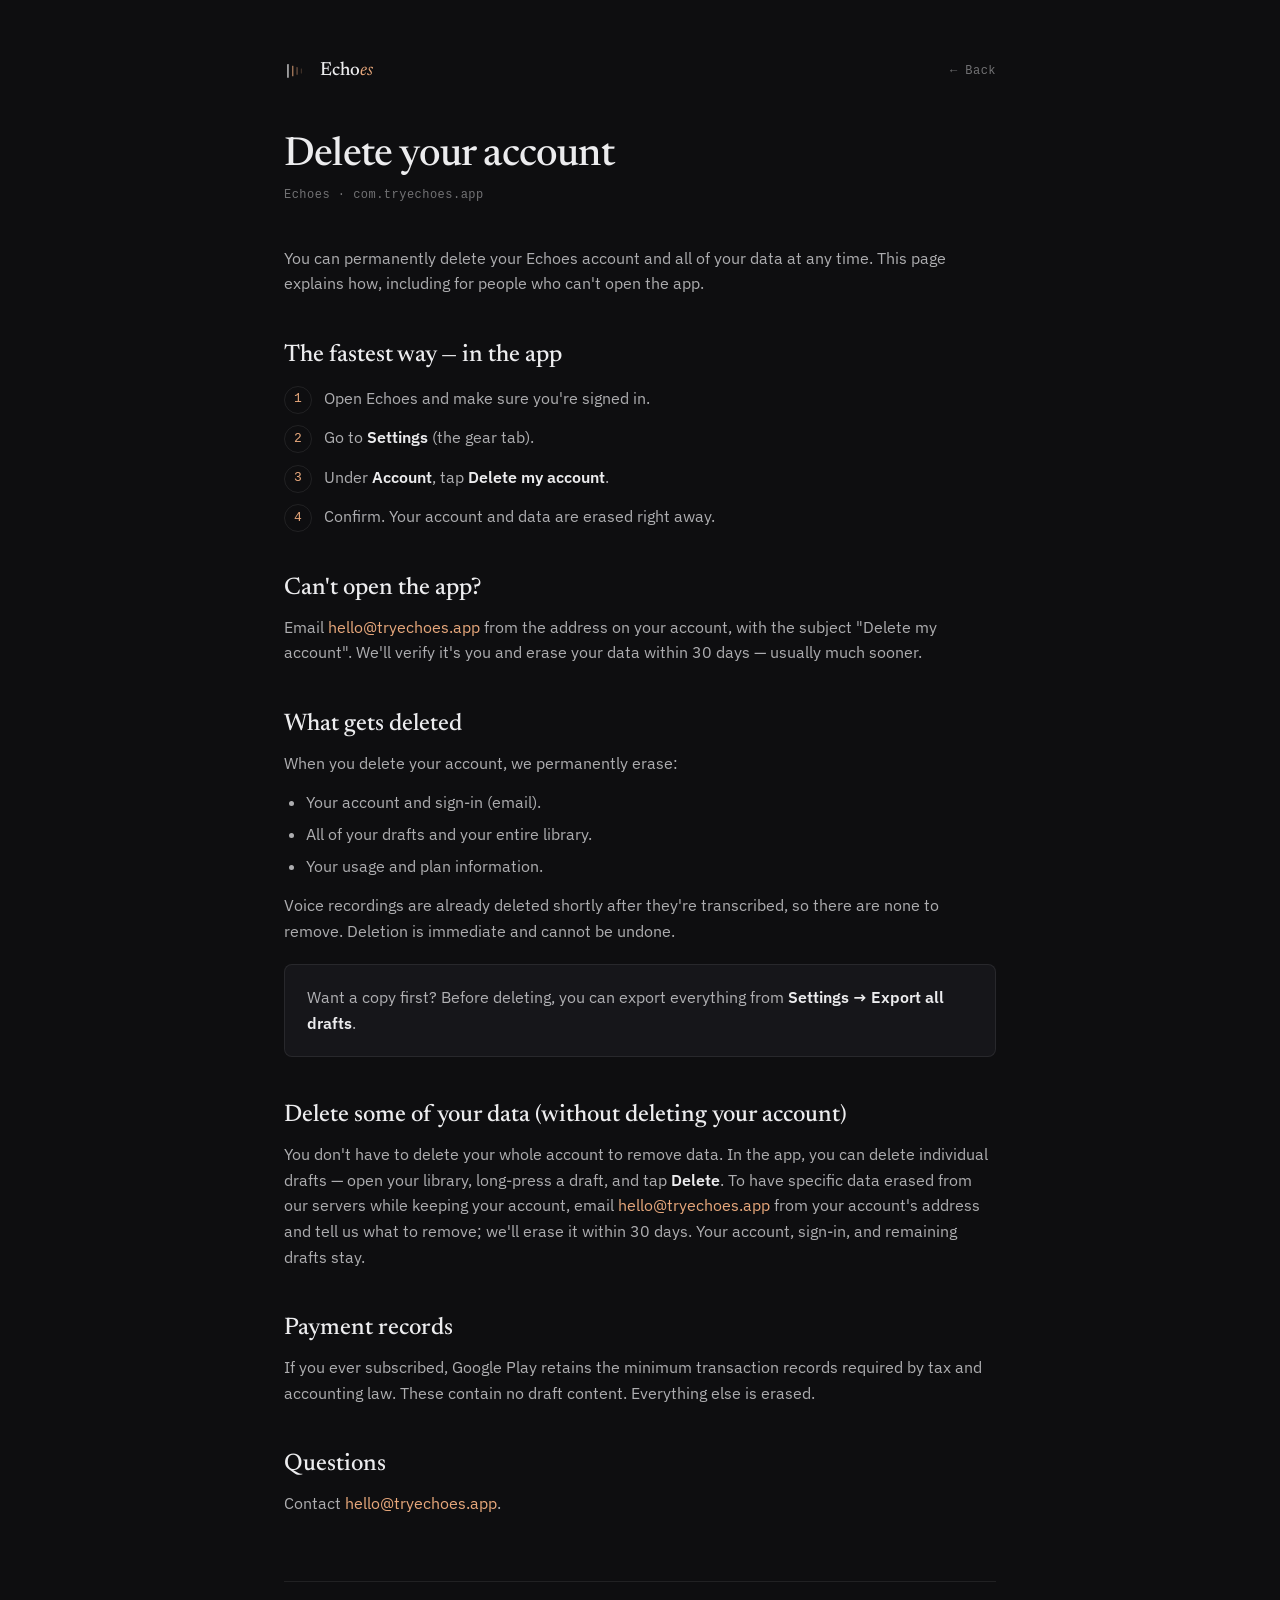
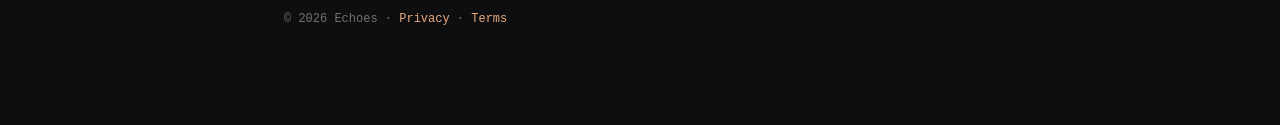
<file: delete-account.html>
<!doctype html>
<html lang="en">
<head>
<meta charset="utf-8" />
<meta name="viewport" content="width=device-width, initial-scale=1" />
<title>Delete your account — Echoes</title>
<meta name="robots" content="index,follow" />
<meta name="description" content="How to permanently delete your Echoes account and all your data." />
<link rel="icon" href="/favicon.svg" type="image/svg+xml" />
<link rel="preconnect" href="https://fonts.googleapis.com" />
<link rel="preconnect" href="https://fonts.gstatic.com" crossorigin />
<link href="https://fonts.googleapis.com/css2?family=Newsreader:ital,wght@0,400;0,500;1,400&family=IBM+Plex+Sans:wght@400;500;600&display=swap" rel="stylesheet" />
<link rel="stylesheet" href="/legal.css" />
</head>
<body>
<div class="wrap">
  <nav class="nav">
    <svg class="mark" viewBox="0 0 100 100" aria-hidden="true">
      <rect x="14" y="22" width="5" height="56" rx="1" fill="#ECECEE"/>
      <rect x="34" y="28" width="5" height="44" rx="1" fill="#E8A87C" opacity="0.78"/>
      <rect x="52" y="34" width="5" height="32" rx="1" fill="#E8A87C" opacity="0.45"/>
      <rect x="70" y="40" width="5" height="20" rx="1" fill="#E8A87C" opacity="0.22"/>
    </svg>
    <span class="wordmark">Echo<em>es</em></span>
    <a class="back" href="/">← Back</a>
  </nav>

  <h1>Delete your account</h1>
  <p class="updated">Echoes · com.tryechoes.app</p>

  <p>You can permanently delete your Echoes account and all of your data at any time. This page explains how, including for people who can't open the app.</p>

  <h2>The fastest way — in the app</h2>
  <ol class="steps">
    <li>Open Echoes and make sure you're signed in.</li>
    <li>Go to <strong>Settings</strong> (the gear tab).</li>
    <li>Under <strong>Account</strong>, tap <strong>Delete my account</strong>.</li>
    <li>Confirm. Your account and data are erased right away.</li>
  </ol>

  <h2>Can't open the app?</h2>
  <p>Email <a href="mailto:hello@tryechoes.app?subject=Delete%20my%20account">hello@tryechoes.app</a> from the address on your account, with the subject "Delete my account". We'll verify it's you and erase your data within 30 days — usually much sooner.</p>

  <h2>What gets deleted</h2>
  <p>When you delete your account, we permanently erase:</p>
  <ul>
    <li>Your account and sign-in (email).</li>
    <li>All of your drafts and your entire library.</li>
    <li>Your usage and plan information.</li>
  </ul>
  <p>Voice recordings are already deleted shortly after they're transcribed, so there are none to remove. Deletion is immediate and cannot be undone.</p>

  <div class="callout">
    <p>Want a copy first? Before deleting, you can export everything from <strong>Settings → Export all drafts</strong>.</p>
  </div>

  <h2>Delete some of your data (without deleting your account)</h2>
  <p>You don't have to delete your whole account to remove data. In the app, you can delete individual drafts — open your library, long-press a draft, and tap <strong>Delete</strong>. To have specific data erased from our servers while keeping your account, email <a href="mailto:hello@tryechoes.app?subject=Delete%20some%20of%20my%20data">hello@tryechoes.app</a> from your account's address and tell us what to remove; we'll erase it within 30 days. Your account, sign-in, and remaining drafts stay.</p>

  <h2>Payment records</h2>
  <p>If you ever subscribed, Google Play retains the minimum transaction records required by tax and accounting law. These contain no draft content. Everything else is erased.</p>

  <h2>Questions</h2>
  <p>Contact <a href="mailto:hello@tryechoes.app">hello@tryechoes.app</a>.</p>

  <footer>© <span id="y"></span> Echoes · <a href="/privacy">Privacy</a> · <a href="/terms">Terms</a></footer>
</div>
<script>document.getElementById("y").textContent = new Date().getFullYear();</script>
</body>
</html>
</file>
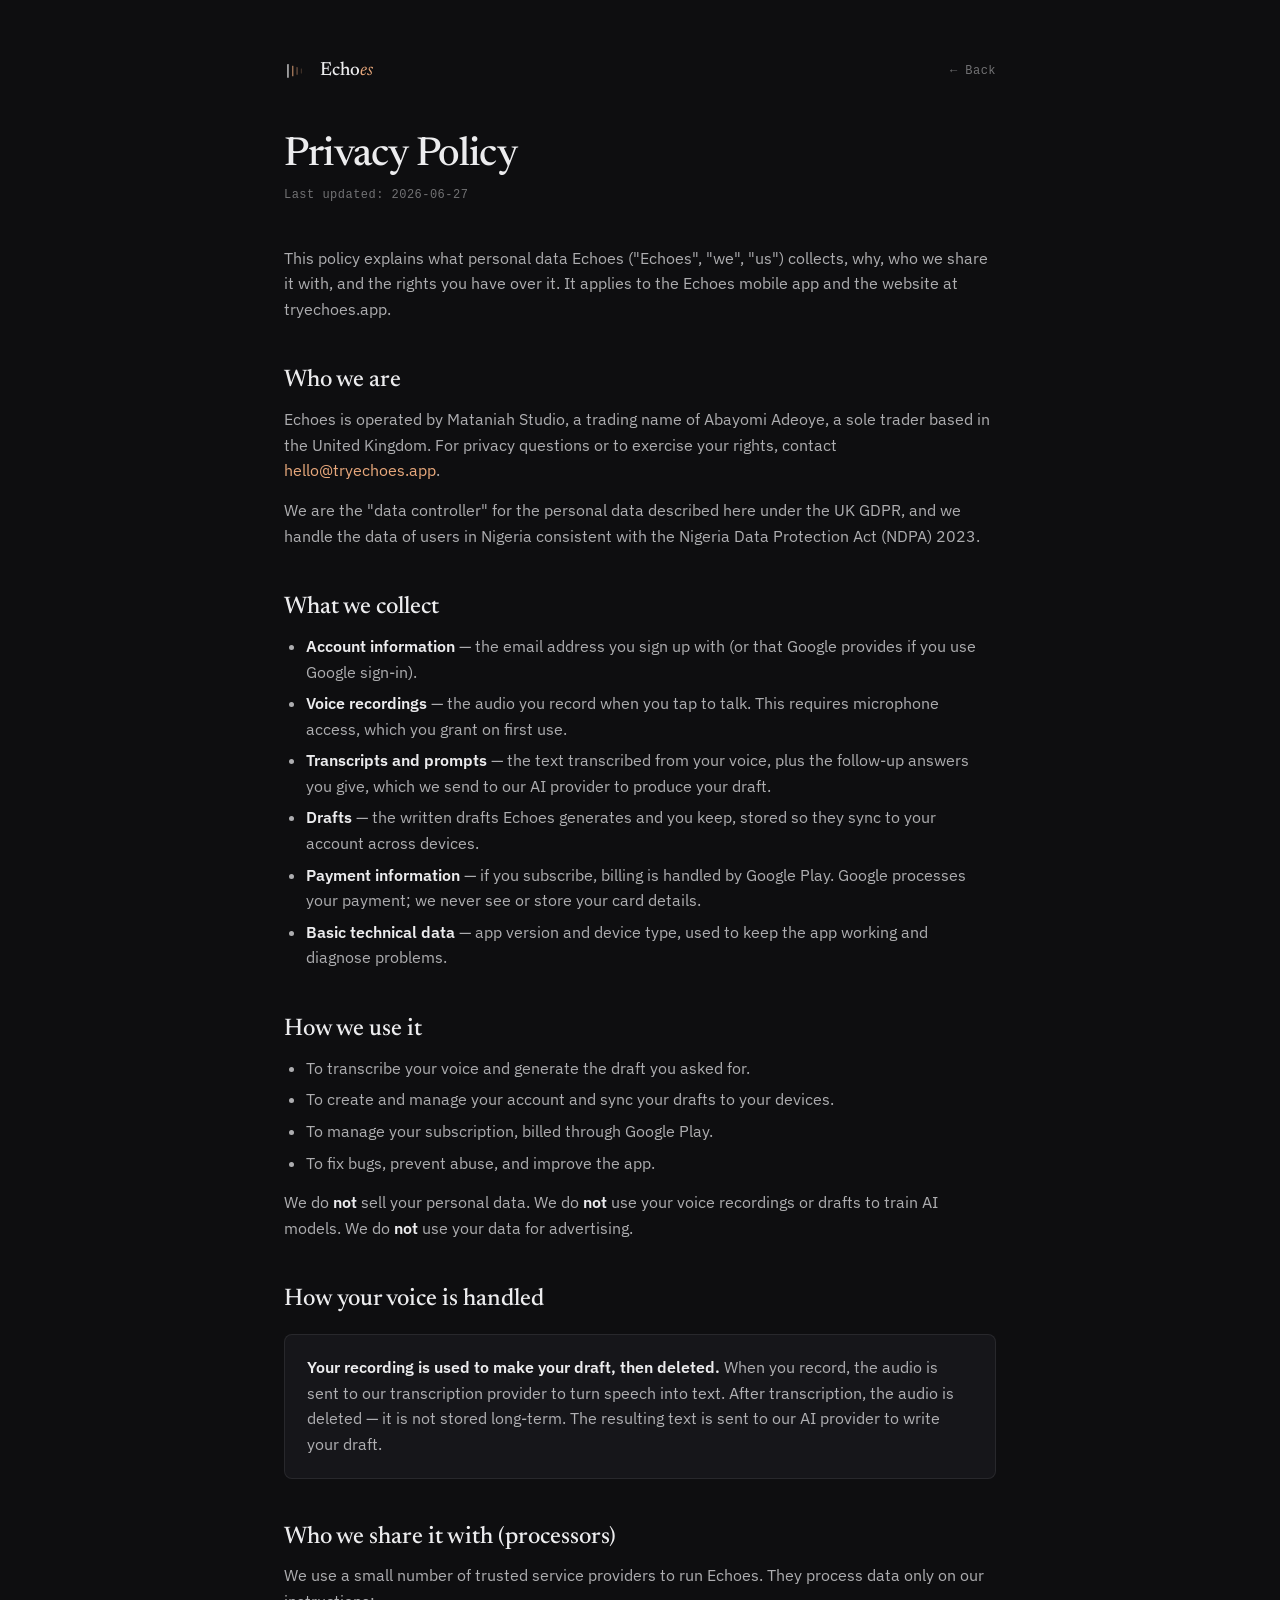
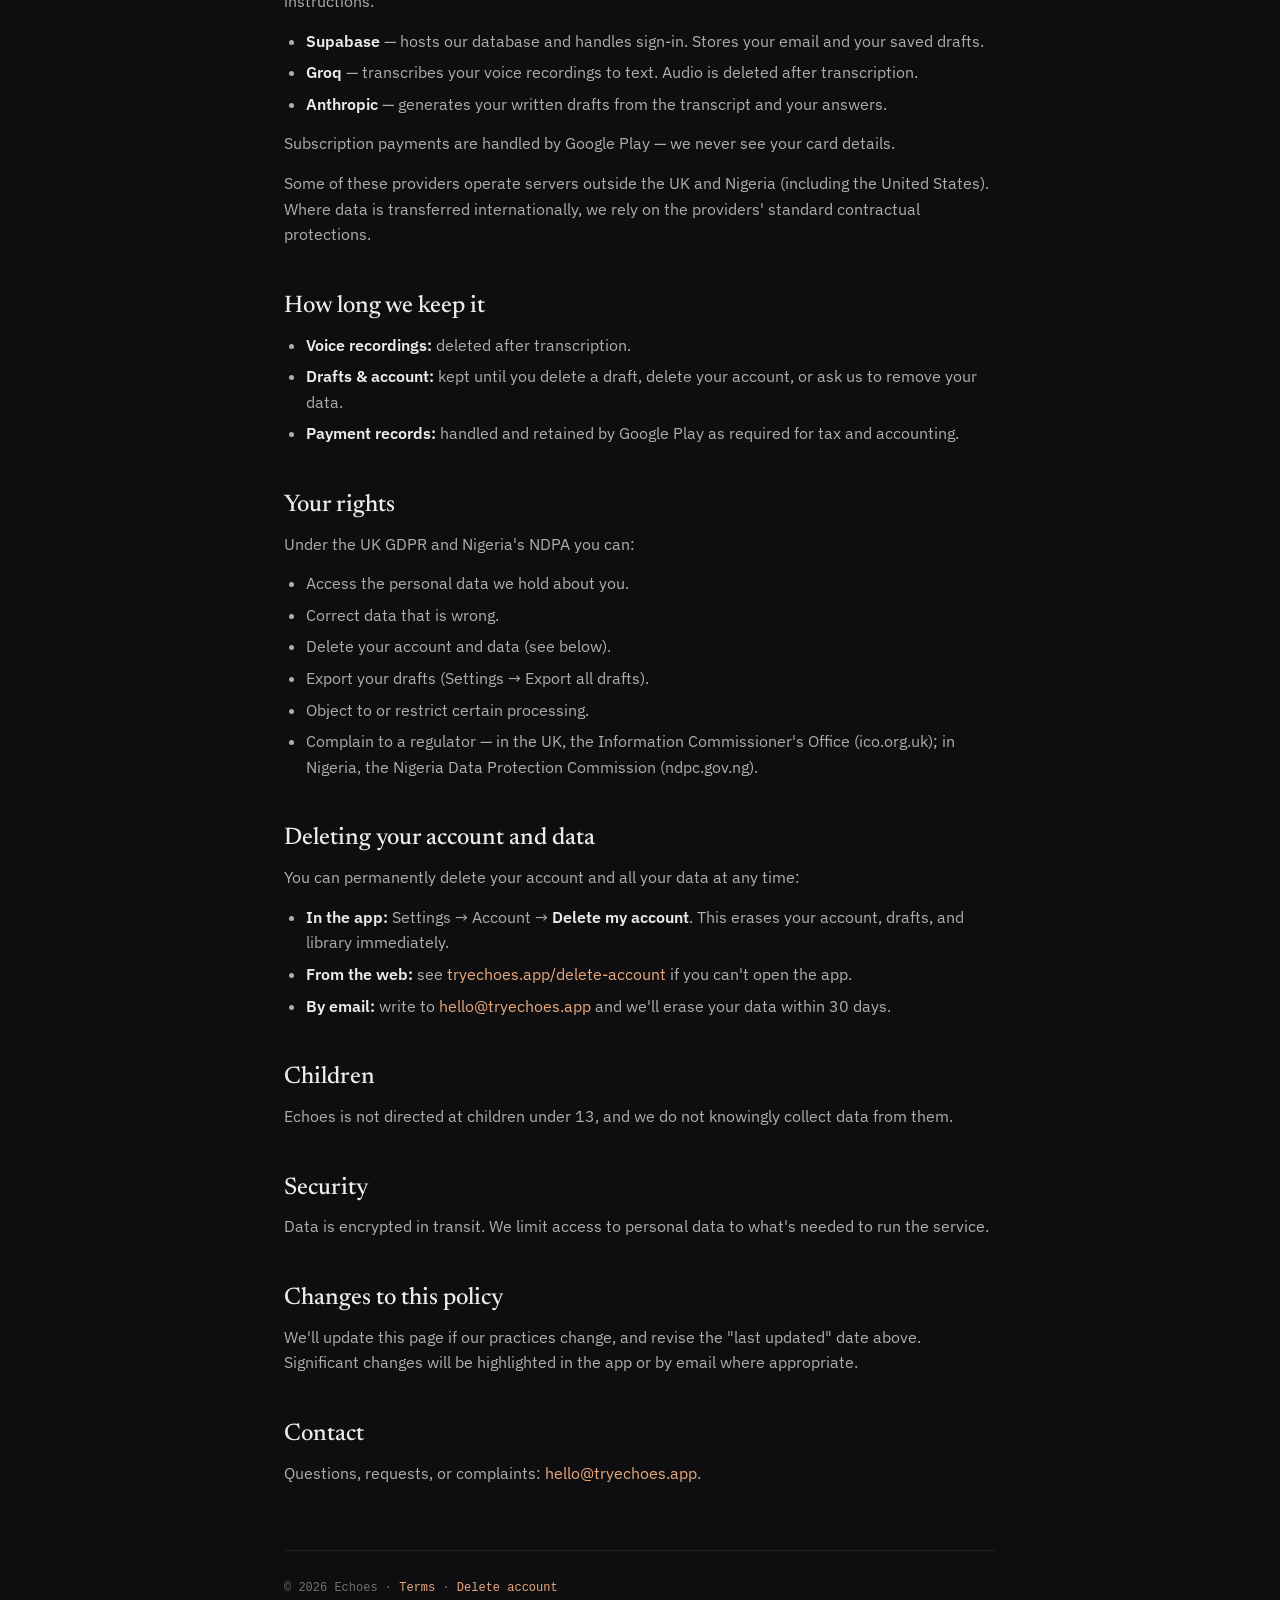
<file: privacy.html>
<!doctype html>
<html lang="en">
<head>
<meta charset="utf-8" />
<meta name="viewport" content="width=device-width, initial-scale=1" />
<title>Privacy Policy — Echoes</title>
<meta name="robots" content="index,follow" />
<link rel="icon" href="/favicon.svg" type="image/svg+xml" />
<link rel="preconnect" href="https://fonts.googleapis.com" />
<link rel="preconnect" href="https://fonts.gstatic.com" crossorigin />
<link href="https://fonts.googleapis.com/css2?family=Newsreader:ital,wght@0,400;0,500;1,400&family=IBM+Plex+Sans:wght@400;500;600&display=swap" rel="stylesheet" />
<link rel="stylesheet" href="/legal.css" />
</head>
<body>
<div class="wrap">
  <nav class="nav">
    <svg class="mark" viewBox="0 0 100 100" aria-hidden="true">
      <rect x="14" y="22" width="5" height="56" rx="1" fill="#ECECEE"/>
      <rect x="34" y="28" width="5" height="44" rx="1" fill="#E8A87C" opacity="0.78"/>
      <rect x="52" y="34" width="5" height="32" rx="1" fill="#E8A87C" opacity="0.45"/>
      <rect x="70" y="40" width="5" height="20" rx="1" fill="#E8A87C" opacity="0.22"/>
    </svg>
    <span class="wordmark">Echo<em>es</em></span>
    <a class="back" href="/">← Back</a>
  </nav>

  <h1>Privacy Policy</h1>
  <p class="updated">Last updated: 2026-06-27</p>

  <p>This policy explains what personal data Echoes ("Echoes", "we", "us") collects, why, who we share it with, and the rights you have over it. It applies to the Echoes mobile app and the website at tryechoes.app.</p>

  <h2>Who we are</h2>
  <p>Echoes is operated by Mataniah Studio, a trading name of Abayomi Adeoye, a sole trader based in the United Kingdom. For privacy questions or to exercise your rights, contact <a href="mailto:hello@tryechoes.app">hello@tryechoes.app</a>.</p>
  <p>We are the "data controller" for the personal data described here under the UK GDPR, and we handle the data of users in Nigeria consistent with the Nigeria Data Protection Act (NDPA) 2023.</p>

  <h2>What we collect</h2>
  <ul>
    <li><strong>Account information</strong> — the email address you sign up with (or that Google provides if you use Google sign-in).</li>
    <li><strong>Voice recordings</strong> — the audio you record when you tap to talk. This requires microphone access, which you grant on first use.</li>
    <li><strong>Transcripts and prompts</strong> — the text transcribed from your voice, plus the follow-up answers you give, which we send to our AI provider to produce your draft.</li>
    <li><strong>Drafts</strong> — the written drafts Echoes generates and you keep, stored so they sync to your account across devices.</li>
    <li><strong>Payment information</strong> — if you subscribe, billing is handled by Google Play. Google processes your payment; we never see or store your card details.</li>
    <li><strong>Basic technical data</strong> — app version and device type, used to keep the app working and diagnose problems.</li>
  </ul>

  <h2>How we use it</h2>
  <ul>
    <li>To transcribe your voice and generate the draft you asked for.</li>
    <li>To create and manage your account and sync your drafts to your devices.</li>
    <li>To manage your subscription, billed through Google Play.</li>
    <li>To fix bugs, prevent abuse, and improve the app.</li>
  </ul>
  <p>We do <strong>not</strong> sell your personal data. We do <strong>not</strong> use your voice recordings or drafts to train AI models. We do <strong>not</strong> use your data for advertising.</p>

  <h2>How your voice is handled</h2>
  <div class="callout">
    <p><strong>Your recording is used to make your draft, then deleted.</strong> When you record, the audio is sent to our transcription provider to turn speech into text. After transcription, the audio is deleted — it is not stored long-term. The resulting text is sent to our AI provider to write your draft.</p>
  </div>

  <h2>Who we share it with (processors)</h2>
  <p>We use a small number of trusted service providers to run Echoes. They process data only on our instructions:</p>
  <ul>
    <li><strong>Supabase</strong> — hosts our database and handles sign-in. Stores your email and your saved drafts.</li>
    <li><strong>Groq</strong> — transcribes your voice recordings to text. Audio is deleted after transcription.</li>
    <li><strong>Anthropic</strong> — generates your written drafts from the transcript and your answers.</li>
  </ul>
  <p>Subscription payments are handled by Google Play — we never see your card details.</p>
  <p>Some of these providers operate servers outside the UK and Nigeria (including the United States). Where data is transferred internationally, we rely on the providers' standard contractual protections.</p>

  <h2>How long we keep it</h2>
  <ul>
    <li><strong>Voice recordings:</strong> deleted after transcription.</li>
    <li><strong>Drafts &amp; account:</strong> kept until you delete a draft, delete your account, or ask us to remove your data.</li>
    <li><strong>Payment records:</strong> handled and retained by Google Play as required for tax and accounting.</li>
  </ul>

  <h2>Your rights</h2>
  <p>Under the UK GDPR and Nigeria's NDPA you can:</p>
  <ul>
    <li>Access the personal data we hold about you.</li>
    <li>Correct data that is wrong.</li>
    <li>Delete your account and data (see below).</li>
    <li>Export your drafts (Settings → Export all drafts).</li>
    <li>Object to or restrict certain processing.</li>
    <li>Complain to a regulator — in the UK, the Information Commissioner's Office (ico.org.uk); in Nigeria, the Nigeria Data Protection Commission (ndpc.gov.ng).</li>
  </ul>

  <h2>Deleting your account and data</h2>
  <p>You can permanently delete your account and all your data at any time:</p>
  <ul>
    <li><strong>In the app:</strong> Settings → Account → <strong>Delete my account</strong>. This erases your account, drafts, and library immediately.</li>
    <li><strong>From the web:</strong> see <a href="/delete-account">tryechoes.app/delete-account</a> if you can't open the app.</li>
    <li><strong>By email:</strong> write to <a href="mailto:hello@tryechoes.app">hello@tryechoes.app</a> and we'll erase your data within 30 days.</li>
  </ul>

  <h2>Children</h2>
  <p>Echoes is not directed at children under 13, and we do not knowingly collect data from them.</p>

  <h2>Security</h2>
  <p>Data is encrypted in transit. We limit access to personal data to what's needed to run the service.</p>

  <h2>Changes to this policy</h2>
  <p>We'll update this page if our practices change, and revise the "last updated" date above. Significant changes will be highlighted in the app or by email where appropriate.</p>

  <h2>Contact</h2>
  <p>Questions, requests, or complaints: <a href="mailto:hello@tryechoes.app">hello@tryechoes.app</a>.</p>

  <footer>© <span id="y"></span> Echoes · <a href="/terms">Terms</a> · <a href="/delete-account">Delete account</a></footer>
</div>
<script>document.getElementById("y").textContent = new Date().getFullYear();</script>
</body>
</html>
</file>
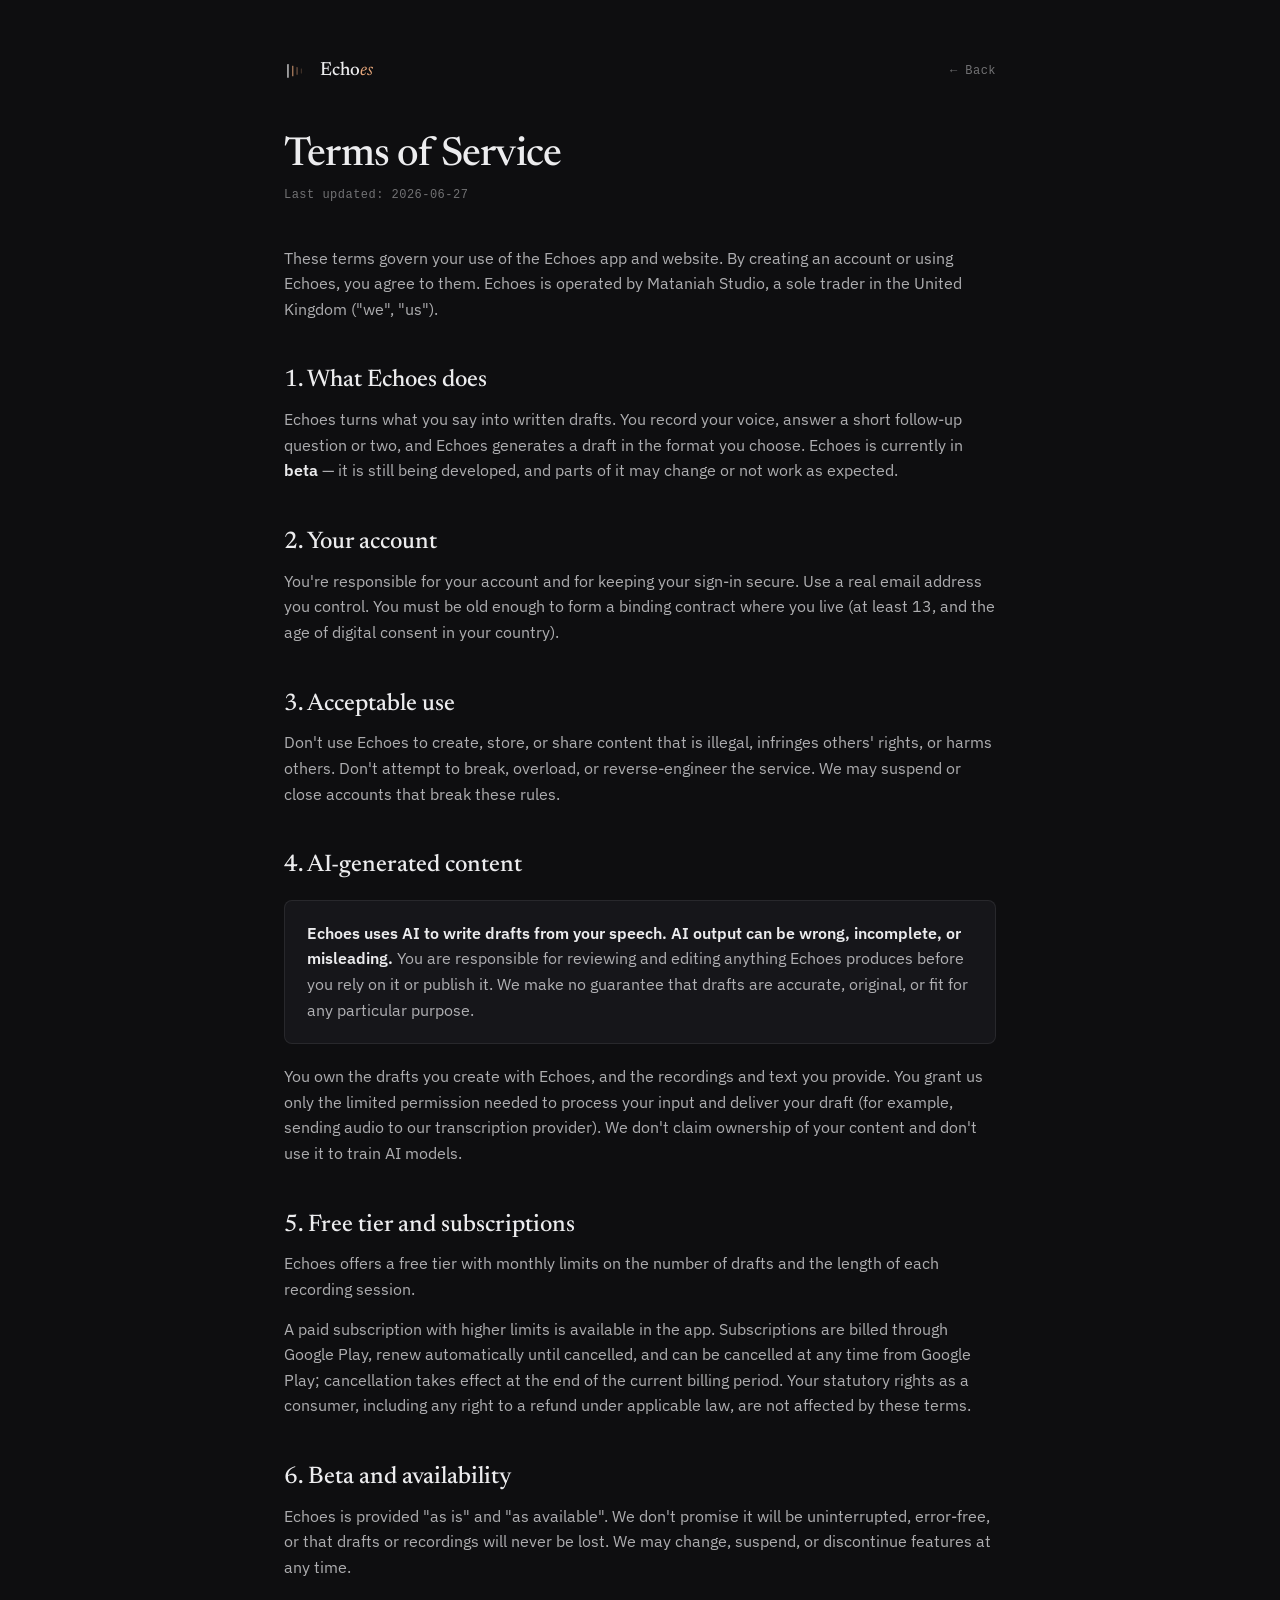
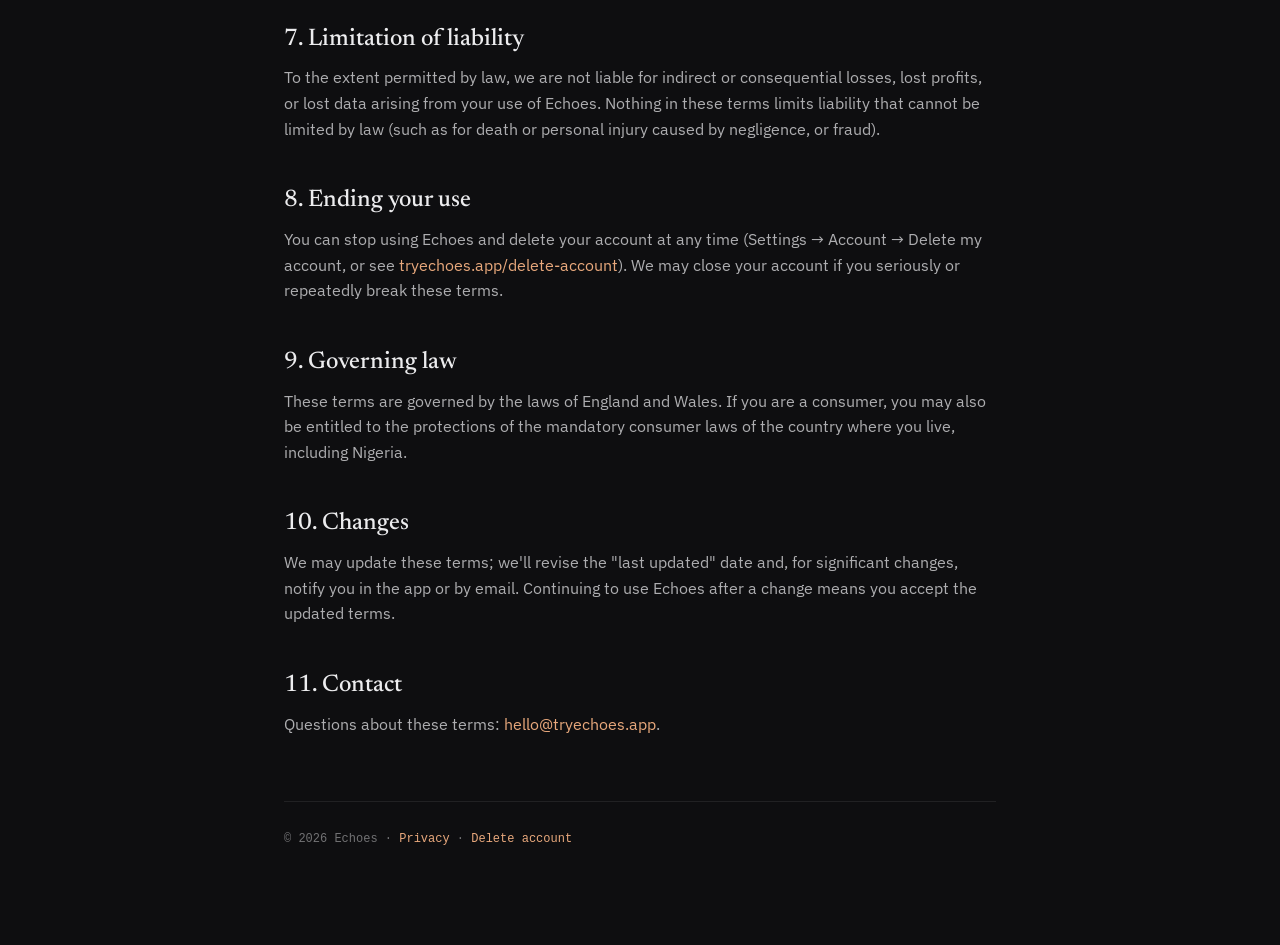
<file: terms.html>
<!doctype html>
<html lang="en">
<head>
<meta charset="utf-8" />
<meta name="viewport" content="width=device-width, initial-scale=1" />
<title>Terms of Service — Echoes</title>
<meta name="robots" content="index,follow" />
<link rel="icon" href="/favicon.svg" type="image/svg+xml" />
<link rel="preconnect" href="https://fonts.googleapis.com" />
<link rel="preconnect" href="https://fonts.gstatic.com" crossorigin />
<link href="https://fonts.googleapis.com/css2?family=Newsreader:ital,wght@0,400;0,500;1,400&family=IBM+Plex+Sans:wght@400;500;600&display=swap" rel="stylesheet" />
<link rel="stylesheet" href="/legal.css" />
</head>
<body>
<div class="wrap">
  <nav class="nav">
    <svg class="mark" viewBox="0 0 100 100" aria-hidden="true">
      <rect x="14" y="22" width="5" height="56" rx="1" fill="#ECECEE"/>
      <rect x="34" y="28" width="5" height="44" rx="1" fill="#E8A87C" opacity="0.78"/>
      <rect x="52" y="34" width="5" height="32" rx="1" fill="#E8A87C" opacity="0.45"/>
      <rect x="70" y="40" width="5" height="20" rx="1" fill="#E8A87C" opacity="0.22"/>
    </svg>
    <span class="wordmark">Echo<em>es</em></span>
    <a class="back" href="/">← Back</a>
  </nav>

  <h1>Terms of Service</h1>
  <p class="updated">Last updated: 2026-06-27</p>

  <p>These terms govern your use of the Echoes app and website. By creating an account or using Echoes, you agree to them. Echoes is operated by Mataniah Studio, a sole trader in the United Kingdom ("we", "us").</p>

  <h2>1. What Echoes does</h2>
  <p>Echoes turns what you say into written drafts. You record your voice, answer a short follow-up question or two, and Echoes generates a draft in the format you choose. Echoes is currently in <strong>beta</strong> — it is still being developed, and parts of it may change or not work as expected.</p>

  <h2>2. Your account</h2>
  <p>You're responsible for your account and for keeping your sign-in secure. Use a real email address you control. You must be old enough to form a binding contract where you live (at least 13, and the age of digital consent in your country).</p>

  <h2>3. Acceptable use</h2>
  <p>Don't use Echoes to create, store, or share content that is illegal, infringes others' rights, or harms others. Don't attempt to break, overload, or reverse-engineer the service. We may suspend or close accounts that break these rules.</p>

  <h2>4. AI-generated content</h2>
  <div class="callout">
    <p><strong>Echoes uses AI to write drafts from your speech. AI output can be wrong, incomplete, or misleading.</strong> You are responsible for reviewing and editing anything Echoes produces before you rely on it or publish it. We make no guarantee that drafts are accurate, original, or fit for any particular purpose.</p>
  </div>
  <p>You own the drafts you create with Echoes, and the recordings and text you provide. You grant us only the limited permission needed to process your input and deliver your draft (for example, sending audio to our transcription provider). We don't claim ownership of your content and don't use it to train AI models.</p>

  <h2>5. Free tier and subscriptions</h2>
  <p>Echoes offers a free tier with monthly limits on the number of drafts and the length of each recording session. </p>
  <p>A paid subscription with higher limits is available in the app. Subscriptions are billed through Google Play, renew automatically until cancelled, and can be cancelled at any time from Google Play; cancellation takes effect at the end of the current billing period. Your statutory rights as a consumer, including any right to a refund under applicable law, are not affected by these terms.</p>

  <h2>6. Beta and availability</h2>
  <p>Echoes is provided "as is" and "as available". We don't promise it will be uninterrupted, error-free, or that drafts or recordings will never be lost. We may change, suspend, or discontinue features at any time.</p>

  <h2>7. Limitation of liability</h2>
  <p>To the extent permitted by law, we are not liable for indirect or consequential losses, lost profits, or lost data arising from your use of Echoes. Nothing in these terms limits liability that cannot be limited by law (such as for death or personal injury caused by negligence, or fraud).</p>

  <h2>8. Ending your use</h2>
  <p>You can stop using Echoes and delete your account at any time (Settings → Account → Delete my account, or see <a href="/delete-account">tryechoes.app/delete-account</a>). We may close your account if you seriously or repeatedly break these terms.</p>

  <h2>9. Governing law</h2>
  <p>These terms are governed by the laws of England and Wales. If you are a consumer, you may also be entitled to the protections of the mandatory consumer laws of the country where you live, including Nigeria.</p>

  <h2>10. Changes</h2>
  <p>We may update these terms; we'll revise the "last updated" date and, for significant changes, notify you in the app or by email. Continuing to use Echoes after a change means you accept the updated terms.</p>

  <h2>11. Contact</h2>
  <p>Questions about these terms: <a href="mailto:hello@tryechoes.app">hello@tryechoes.app</a>.</p>

  <footer>© <span id="y"></span> Echoes · <a href="/privacy">Privacy</a> · <a href="/delete-account">Delete account</a></footer>
</div>
<script>document.getElementById("y").textContent = new Date().getFullYear();</script>
</body>
</html>
</file>
<file: legal.css>
/* legal.css — shared styling for Privacy, Terms, Delete-account pages.
   Matches the Echoes brand (warm-dark + brass, Newsreader serif). */
:root {
  --bg: #0e0e10;
  --bg-raised: #16161a;
  --paper: #ececee;
  --paper-2: rgba(236, 236, 238, 0.72);
  --paper-3: rgba(236, 236, 238, 0.45);
  --brass: #e8a87c;
  --hairline: rgba(255, 255, 255, 0.08);
  --serif: "Newsreader", Georgia, "Times New Roman", serif;
  --ui: "IBM Plex Sans", -apple-system, BlinkMacSystemFont, "Segoe UI", Roboto, sans-serif;
  --mono: ui-monospace, "IBM Plex Mono", SFMono-Regular, Menlo, monospace;
}
* { box-sizing: border-box; }
html { scroll-behavior: smooth; }
body {
  margin: 0;
  background: var(--bg);
  color: var(--paper);
  font-family: var(--ui);
  font-size: 16px;
  line-height: 1.6;
  -webkit-font-smoothing: antialiased;
}
a { color: var(--brass); text-decoration: none; }
a:hover { color: var(--paper); }
.wrap { max-width: 760px; margin: 0 auto; padding: 56px 24px 96px; }
.nav { display: flex; align-items: center; gap: 12px; margin-bottom: 48px; }
.nav .mark { width: 24px; height: 24px; }
.nav .wordmark { font-family: var(--serif); font-size: 19px; font-weight: 500; }
.nav .wordmark em { font-style: italic; color: var(--brass); font-weight: 400; }
.nav .back { margin-left: auto; font-family: var(--mono); font-size: 12px; letter-spacing: 0.04em; color: var(--paper-3); }
.nav .back:hover { color: var(--paper); }
h1 { font-family: var(--serif); font-weight: 500; font-size: 40px; line-height: 1.1; letter-spacing: -0.02em; margin: 0 0 8px; }
.updated { font-family: var(--mono); font-size: 12px; letter-spacing: 0.04em; color: var(--paper-3); margin: 0 0 40px; }
h2 { font-family: var(--serif); font-weight: 500; font-size: 24px; line-height: 1.2; margin: 44px 0 12px; }
h3 { font-family: var(--ui); font-weight: 600; font-size: 16px; margin: 28px 0 6px; color: var(--paper); }
p, li { color: var(--paper-2); }
p { margin: 0 0 14px; }
ul { margin: 0 0 14px; padding-left: 22px; }
li { margin: 6px 0; }
strong { color: var(--paper); font-weight: 600; }
code { font-family: var(--mono); font-size: 13px; color: var(--brass); background: rgba(232,168,124,0.08); padding: 2px 6px; border-radius: 3px; }
.callout { background: var(--bg-raised); border: 1px solid var(--hairline); border-radius: 8px; padding: 20px 22px; margin: 20px 0; }
.callout p:last-child { margin-bottom: 0; }
.placeholder { color: var(--brass); font-family: var(--mono); font-size: 0.92em; }
.steps { counter-reset: step; list-style: none; padding-left: 0; }
.steps li { counter-increment: step; padding-left: 40px; position: relative; margin: 14px 0; }
.steps li::before { content: counter(step); position: absolute; left: 0; top: 0; width: 26px; height: 26px; border: 1px solid var(--hairline); border-radius: 50%; display: flex; align-items: center; justify-content: center; font-family: var(--mono); font-size: 13px; color: var(--brass); }
footer { margin-top: 64px; padding-top: 28px; border-top: 1px solid var(--hairline); font-family: var(--mono); font-size: 12px; color: var(--paper-3); }
</file>
